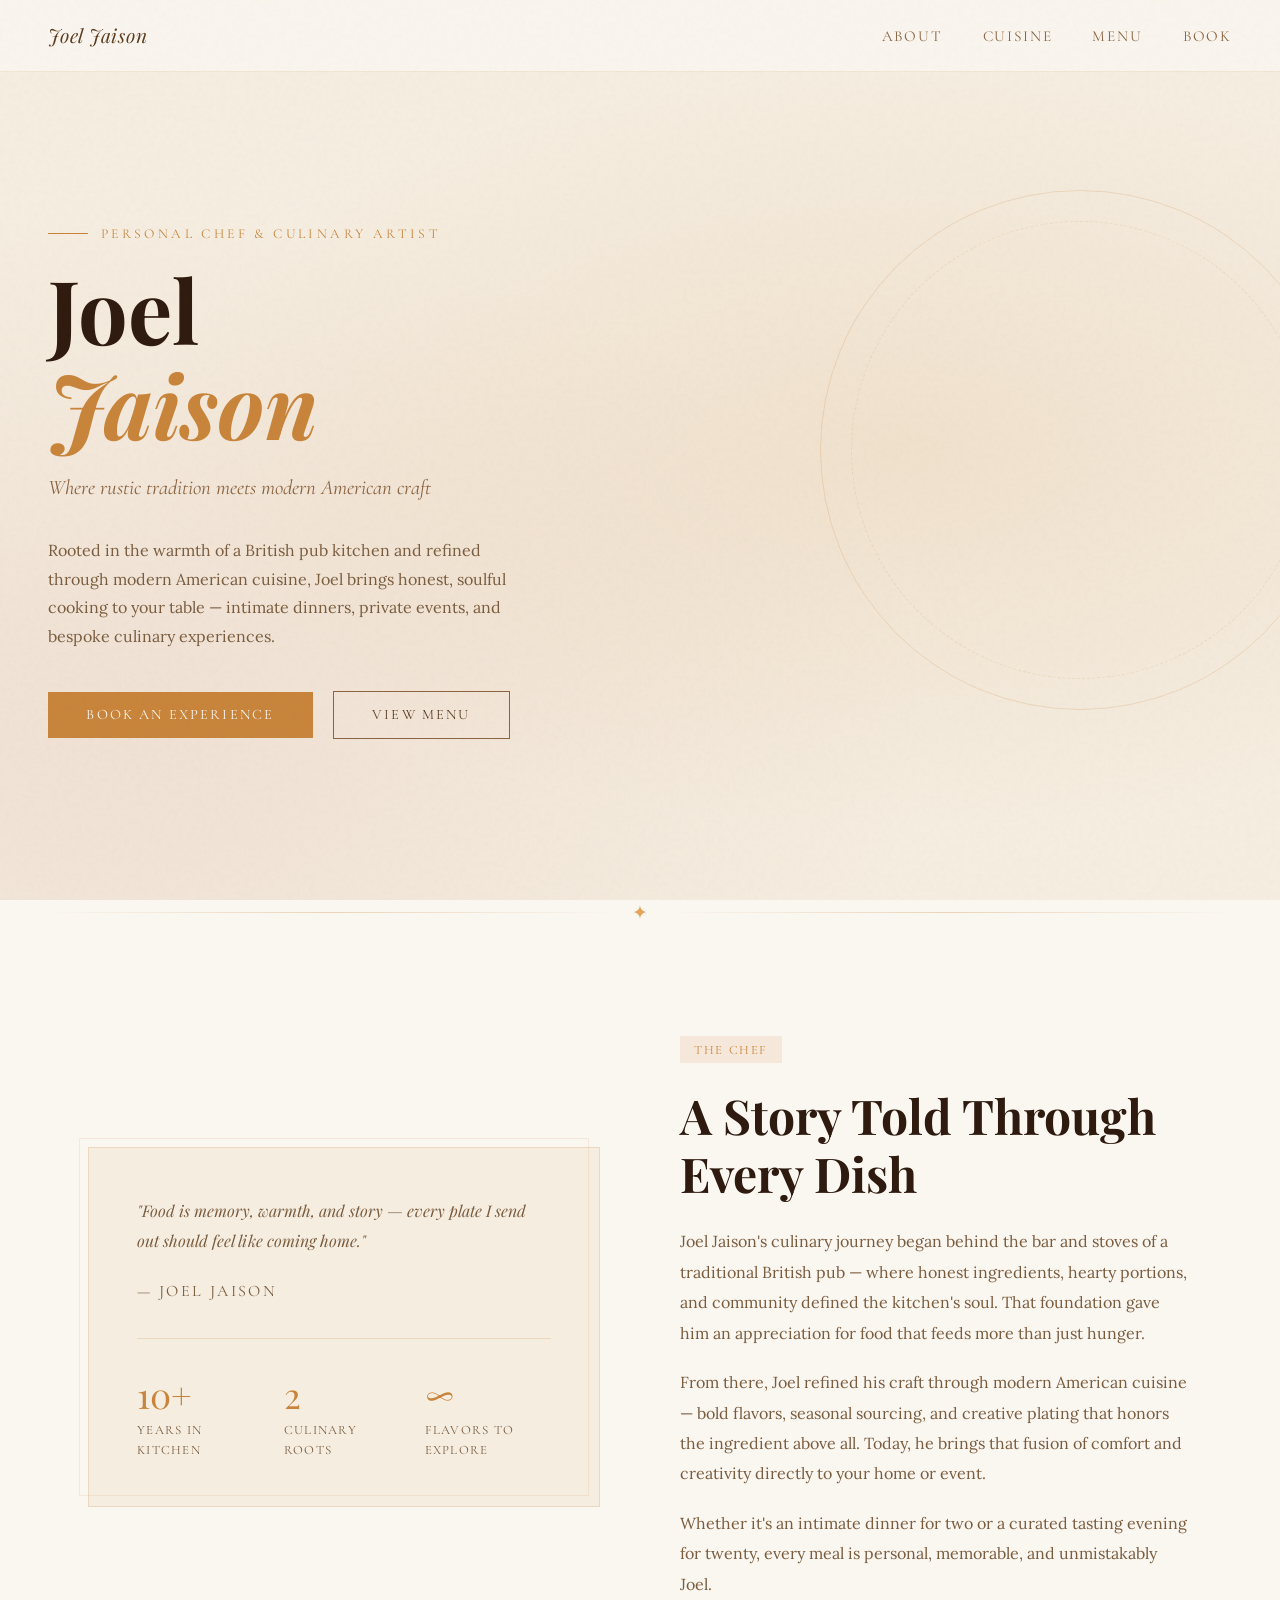
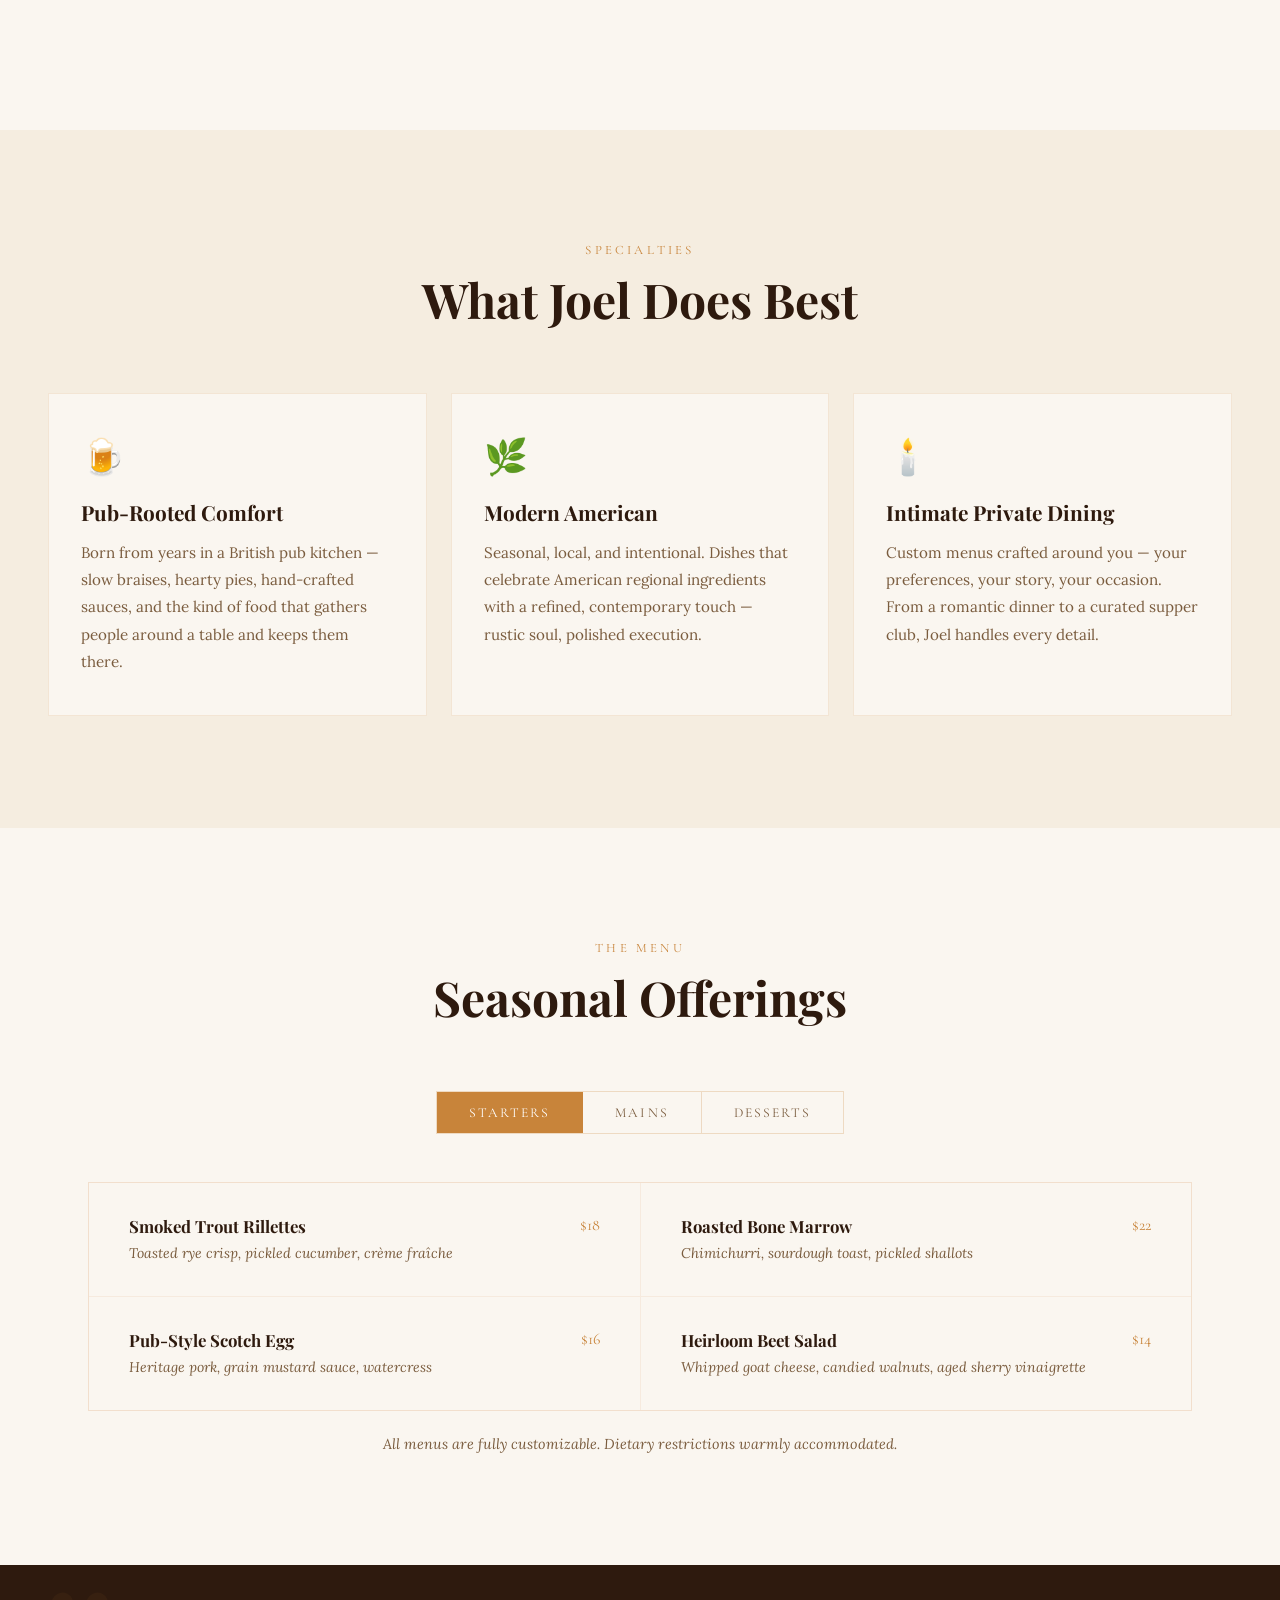
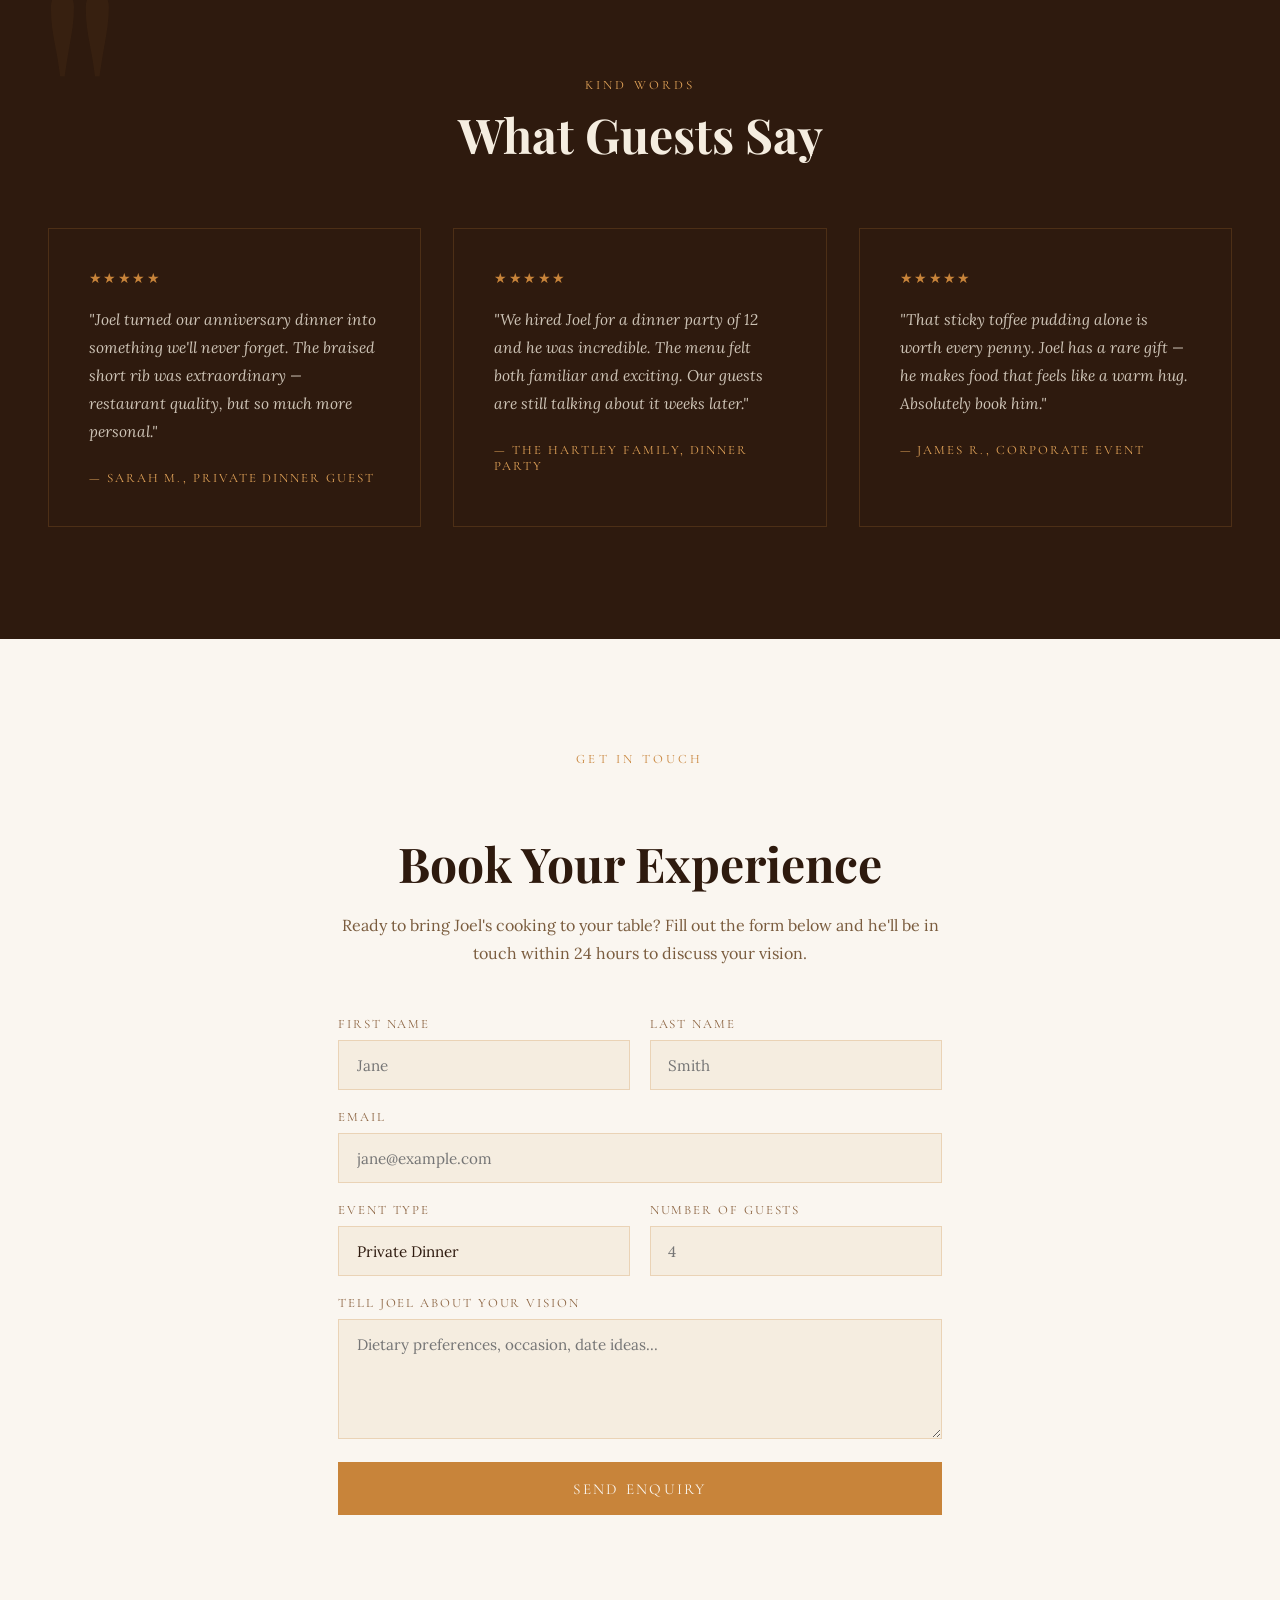
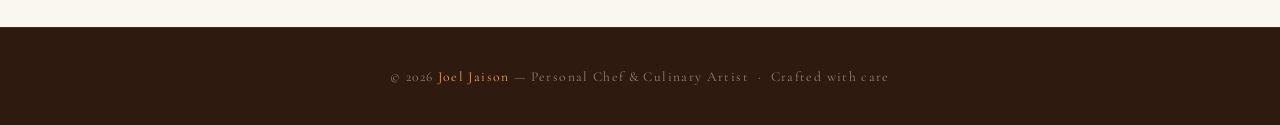
<file: index.html>
<!DOCTYPE html>
<html lang="en">
<head>
  <meta charset="UTF-8" />
  <meta name="viewport" content="width=device-width, initial-scale=1.0"/>
  <title>Joel Jaison — Personal Chef</title>
  <link href="https://fonts.googleapis.com/css2?family=Playfair+Display:ital,wght@0,400;0,600;0,700;1,400;1,600&family=Lora:ital,wght@0,400;0,500;1,400&family=Cormorant+Garamond:ital,wght@0,300;0,400;1,300;1,400&display=swap" rel="stylesheet"/>
  <style>
    :root {
      --cream: #f5ede0;
      --warm-white: #faf6f0;
      --amber: #c8843a;
      --amber-light: #e4a55a;
      --brown-dark: #2e1a0e;
      --brown-mid: #5c3d20;
      --brown-light: #8b6340;
      --sage: #7a8c6e;
      --rust: #a84c2f;
      --text: #2e1a0e;
      --text-muted: #7a5c3e;
    }

    *, *::before, *::after { box-sizing: border-box; margin: 0; padding: 0; }

    html { scroll-behavior: smooth; }

    body {
      background-color: var(--warm-white);
      color: var(--text);
      font-family: 'Lora', Georgia, serif;
      overflow-x: hidden;
    }

    /* Grain overlay */
    body::before {
      content: '';
      position: fixed;
      inset: 0;
      background-image: url("data:image/svg+xml,%3Csvg viewBox='0 0 200 200' xmlns='http://www.w3.org/2000/svg'%3E%3Cfilter id='n'%3E%3CfeTurbulence type='fractalNoise' baseFrequency='0.75' numOctaves='4' stitchTiles='stitch'/%3E%3C/filter%3E%3Crect width='100%25' height='100%25' filter='url(%23n)' opacity='0.04'/%3E%3C/svg%3E");
      pointer-events: none;
      z-index: 1000;
      opacity: 0.5;
    }

    /* NAV */
    nav {
      position: fixed;
      top: 0; left: 0; right: 0;
      z-index: 100;
      display: flex;
      justify-content: space-between;
      align-items: center;
      padding: 1.4rem 3rem;
      background: rgba(250, 246, 240, 0.88);
      backdrop-filter: blur(10px);
      border-bottom: 1px solid rgba(200, 132, 58, 0.15);
    }

    .nav-logo {
      font-family: 'Playfair Display', serif;
      font-size: 1.2rem;
      font-style: italic;
      color: var(--brown-mid);
      letter-spacing: 0.04em;
    }

    .nav-links {
      display: flex;
      gap: 2.5rem;
      list-style: none;
    }

    .nav-links a {
      font-family: 'Cormorant Garamond', serif;
      font-size: 0.95rem;
      letter-spacing: 0.12em;
      text-transform: uppercase;
      color: var(--brown-light);
      text-decoration: none;
      transition: color 0.3s;
    }

    .nav-links a:hover { color: var(--amber); }

    /* HERO */
    .hero {
      min-height: 100vh;
      display: flex;
      align-items: center;
      position: relative;
      overflow: hidden;
      background: var(--cream);
      padding: 8rem 3rem 4rem;
    }

    .hero-bg {
      position: absolute;
      inset: 0;
      background:
        radial-gradient(ellipse at 70% 50%, rgba(200, 132, 58, 0.12) 0%, transparent 60%),
        radial-gradient(ellipse at 10% 80%, rgba(168, 76, 47, 0.08) 0%, transparent 50%);
    }

    .hero-decor {
      position: absolute;
      right: -60px;
      top: 50%;
      transform: translateY(-50%);
      width: 520px;
      height: 520px;
      border-radius: 50%;
      border: 1px solid rgba(200, 132, 58, 0.2);
      animation: rotate 30s linear infinite;
    }

    .hero-decor::before {
      content: '';
      position: absolute;
      inset: 30px;
      border-radius: 50%;
      border: 1px dashed rgba(200, 132, 58, 0.15);
    }

    @keyframes rotate { to { transform: translateY(-50%) rotate(360deg); } }

    .hero-content {
      max-width: 640px;
      position: relative;
      z-index: 2;
      animation: fadeUp 1s ease both;
    }

    @keyframes fadeUp {
      from { opacity: 0; transform: translateY(30px); }
      to { opacity: 1; transform: translateY(0); }
    }

    .hero-eyebrow {
      font-family: 'Cormorant Garamond', serif;
      font-size: 0.85rem;
      letter-spacing: 0.25em;
      text-transform: uppercase;
      color: var(--amber);
      margin-bottom: 1.2rem;
      display: flex;
      align-items: center;
      gap: 0.8rem;
    }

    .hero-eyebrow::before {
      content: '';
      display: block;
      width: 40px;
      height: 1px;
      background: var(--amber);
    }

    .hero h1 {
      font-family: 'Playfair Display', serif;
      font-size: clamp(3rem, 7vw, 5.5rem);
      line-height: 1.08;
      color: var(--brown-dark);
      margin-bottom: 0.3rem;
    }

    .hero h1 em {
      font-style: italic;
      color: var(--amber);
    }

    .hero-subtitle {
      font-family: 'Cormorant Garamond', serif;
      font-size: 1.3rem;
      font-style: italic;
      color: var(--brown-light);
      margin: 1.2rem 0 2rem;
      line-height: 1.6;
    }

    .hero-desc {
      font-size: 1rem;
      line-height: 1.8;
      color: var(--text-muted);
      max-width: 480px;
      margin-bottom: 2.5rem;
    }

    .btn-primary {
      display: inline-block;
      padding: 0.9rem 2.4rem;
      background: var(--amber);
      color: var(--warm-white);
      font-family: 'Cormorant Garamond', serif;
      font-size: 0.9rem;
      letter-spacing: 0.15em;
      text-transform: uppercase;
      text-decoration: none;
      border: none;
      cursor: pointer;
      transition: background 0.3s, transform 0.2s;
    }

    .btn-primary:hover {
      background: var(--rust);
      transform: translateY(-2px);
    }

    .btn-outline {
      display: inline-block;
      padding: 0.9rem 2.4rem;
      border: 1px solid var(--brown-light);
      color: var(--brown-mid);
      font-family: 'Cormorant Garamond', serif;
      font-size: 0.9rem;
      letter-spacing: 0.15em;
      text-transform: uppercase;
      text-decoration: none;
      margin-left: 1rem;
      transition: border-color 0.3s, color 0.3s;
    }

    .btn-outline:hover {
      border-color: var(--amber);
      color: var(--amber);
    }

    /* DIVIDER */
    .divider {
      display: flex;
      align-items: center;
      gap: 1.2rem;
      padding: 0 3rem;
      margin: 0;
    }

    .divider-line {
      flex: 1;
      height: 1px;
      background: linear-gradient(to right, transparent, rgba(200,132,58,0.3), transparent);
    }

    .divider-icon {
      font-size: 1.2rem;
      color: var(--amber-light);
    }

    /* ABOUT */
    .about {
      padding: 7rem 3rem;
      display: grid;
      grid-template-columns: 1fr 1fr;
      gap: 5rem;
      max-width: 1200px;
      margin: 0 auto;
      align-items: center;
    }

    .about-visual {
      position: relative;
    }

    .about-card {
      background: var(--cream);
      border: 1px solid rgba(200,132,58,0.2);
      padding: 3rem;
      position: relative;
    }

    .about-card::before {
      content: '';
      position: absolute;
      top: -10px; left: -10px;
      right: 10px; bottom: 10px;
      border: 1px solid rgba(200,132,58,0.12);
      pointer-events: none;
    }

    .about-quote {
      font-family: 'Playfair Display', serif;
      font-size: 1.5rem;
      font-style: italic;
      color: var(--brown-dark);
      line-height: 1.5;
      margin-bottom: 1.5rem;
    }

    .about-quote-attr {
      font-family: 'Cormorant Garamond', serif;
      font-size: 0.85rem;
      letter-spacing: 0.15em;
      text-transform: uppercase;
      color: var(--amber);
    }

    .about-tag {
      display: inline-block;
      background: rgba(200,132,58,0.12);
      color: var(--amber);
      font-family: 'Cormorant Garamond', serif;
      font-size: 0.8rem;
      letter-spacing: 0.12em;
      text-transform: uppercase;
      padding: 0.35rem 0.9rem;
      margin-bottom: 1.5rem;
    }

    .about h2 {
      font-family: 'Playfair Display', serif;
      font-size: clamp(2rem, 4vw, 3rem);
      line-height: 1.2;
      color: var(--brown-dark);
      margin-bottom: 1.5rem;
    }

    .about p {
      font-size: 1rem;
      line-height: 1.9;
      color: var(--text-muted);
      margin-bottom: 1.2rem;
    }

    .about-stats {
      display: flex;
      gap: 2.5rem;
      margin-top: 2rem;
      padding-top: 2rem;
      border-top: 1px solid rgba(200,132,58,0.2);
    }

    .stat-num {
      font-family: 'Playfair Display', serif;
      font-size: 2.2rem;
      color: var(--amber);
      display: block;
    }

    .stat-label {
      font-family: 'Cormorant Garamond', serif;
      font-size: 0.8rem;
      letter-spacing: 0.1em;
      text-transform: uppercase;
      color: var(--text-muted);
    }

    /* SECTION HEADERS */
    .section-header {
      text-align: center;
      margin-bottom: 4rem;
    }

    .section-eyebrow {
      font-family: 'Cormorant Garamond', serif;
      font-size: 0.8rem;
      letter-spacing: 0.25em;
      text-transform: uppercase;
      color: var(--amber);
      display: block;
      margin-bottom: 0.8rem;
    }

    .section-header h2 {
      font-family: 'Playfair Display', serif;
      font-size: clamp(2rem, 4vw, 3rem);
      color: var(--brown-dark);
      line-height: 1.2;
    }

    /* CUISINE */
    .cuisine {
      background: var(--cream);
      padding: 7rem 3rem;
    }

    .cuisine-inner {
      max-width: 1200px;
      margin: 0 auto;
    }

    .cuisine-grid {
      display: grid;
      grid-template-columns: repeat(3, 1fr);
      gap: 1.5rem;
    }

    .cuisine-card {
      background: var(--warm-white);
      border: 1px solid rgba(200,132,58,0.15);
      padding: 2.5rem 2rem;
      position: relative;
      overflow: hidden;
      transition: transform 0.3s, box-shadow 0.3s;
    }

    .cuisine-card:hover {
      transform: translateY(-4px);
      box-shadow: 0 12px 40px rgba(46,26,14,0.1);
    }

    .cuisine-card::after {
      content: '';
      position: absolute;
      bottom: 0; left: 0;
      width: 100%; height: 3px;
      background: var(--amber);
      transform: scaleX(0);
      transform-origin: left;
      transition: transform 0.4s;
    }

    .cuisine-card:hover::after { transform: scaleX(1); }

    .cuisine-icon {
      font-size: 2.2rem;
      margin-bottom: 1.2rem;
      display: block;
    }

    .cuisine-card h3 {
      font-family: 'Playfair Display', serif;
      font-size: 1.3rem;
      color: var(--brown-dark);
      margin-bottom: 0.8rem;
    }

    .cuisine-card p {
      font-size: 0.95rem;
      line-height: 1.8;
      color: var(--text-muted);
    }

    /* MENU */
    .menu {
      padding: 7rem 3rem;
      max-width: 1200px;
      margin: 0 auto;
    }

    .menu-tabs {
      display: flex;
      justify-content: center;
      gap: 0;
      margin-bottom: 3rem;
      border: 1px solid rgba(200,132,58,0.25);
      width: fit-content;
      margin-left: auto;
      margin-right: auto;
    }

    .tab-btn {
      padding: 0.75rem 2rem;
      background: none;
      border: none;
      border-right: 1px solid rgba(200,132,58,0.25);
      font-family: 'Cormorant Garamond', serif;
      font-size: 0.85rem;
      letter-spacing: 0.15em;
      text-transform: uppercase;
      color: var(--text-muted);
      cursor: pointer;
      transition: background 0.3s, color 0.3s;
    }

    .tab-btn:last-child { border-right: none; }

    .tab-btn.active,
    .tab-btn:hover {
      background: var(--amber);
      color: white;
    }

    .menu-list {
      display: none;
      grid-template-columns: 1fr 1fr;
      gap: 1px;
      background: rgba(200,132,58,0.1);
      border: 1px solid rgba(200,132,58,0.1);
    }

    .menu-list.active { display: grid; }

    .menu-item {
      background: var(--warm-white);
      padding: 2rem 2.5rem;
      display: flex;
      justify-content: space-between;
      align-items: flex-start;
      gap: 1rem;
    }

    .menu-item-info h4 {
      font-family: 'Playfair Display', serif;
      font-size: 1.05rem;
      color: var(--brown-dark);
      margin-bottom: 0.3rem;
    }

    .menu-item-info p {
      font-size: 0.88rem;
      color: var(--text-muted);
      line-height: 1.6;
      font-style: italic;
    }

    .menu-price {
      font-family: 'Cormorant Garamond', serif;
      font-size: 1rem;
      color: var(--amber);
      white-space: nowrap;
    }

    /* TESTIMONIALS */
    .testimonials {
      background: var(--brown-dark);
      padding: 7rem 3rem;
      position: relative;
      overflow: hidden;
    }

    .testimonials::before {
      content: '"';
      position: absolute;
      top: -2rem;
      left: 2rem;
      font-family: 'Playfair Display', serif;
      font-size: 20rem;
      color: rgba(200,132,58,0.06);
      line-height: 1;
      pointer-events: none;
    }

    .testimonials .section-eyebrow { color: var(--amber-light); }

    .testimonials .section-header h2 { color: var(--cream); }

    .testimonials-grid {
      display: grid;
      grid-template-columns: repeat(3, 1fr);
      gap: 2rem;
      max-width: 1200px;
      margin: 0 auto;
    }

    .testi-card {
      border: 1px solid rgba(200,132,58,0.2);
      padding: 2.5rem;
      position: relative;
    }

    .testi-stars {
      color: var(--amber);
      font-size: 0.9rem;
      margin-bottom: 1.2rem;
      letter-spacing: 0.1em;
    }

    .testi-text {
      font-size: 0.97rem;
      line-height: 1.8;
      color: rgba(245,237,224,0.8);
      font-style: italic;
      margin-bottom: 1.5rem;
    }

    .testi-author {
      font-family: 'Cormorant Garamond', serif;
      font-size: 0.8rem;
      letter-spacing: 0.15em;
      text-transform: uppercase;
      color: var(--amber-light);
    }

    /* CONTACT */
    .contact {
      padding: 7rem 3rem;
      max-width: 700px;
      margin: 0 auto;
      text-align: center;
    }

    .contact h2 {
      font-family: 'Playfair Display', serif;
      font-size: clamp(2rem, 4vw, 3rem);
      color: var(--brown-dark);
      margin-bottom: 1rem;
    }

    .contact p {
      color: var(--text-muted);
      line-height: 1.8;
      margin-bottom: 3rem;
    }

    .contact-form {
      display: grid;
      gap: 1.2rem;
      text-align: left;
    }

    .form-row { display: grid; grid-template-columns: 1fr 1fr; gap: 1.2rem; }

    .form-group label {
      display: block;
      font-family: 'Cormorant Garamond', serif;
      font-size: 0.8rem;
      letter-spacing: 0.15em;
      text-transform: uppercase;
      color: var(--brown-light);
      margin-bottom: 0.5rem;
    }

    .form-group input,
    .form-group textarea,
    .form-group select {
      width: 100%;
      padding: 0.9rem 1.1rem;
      background: var(--cream);
      border: 1px solid rgba(200,132,58,0.25);
      color: var(--text);
      font-family: 'Lora', serif;
      font-size: 0.95rem;
      outline: none;
      transition: border-color 0.3s;
      appearance: none;
    }

    .form-group input:focus,
    .form-group textarea:focus,
    .form-group select:focus {
      border-color: var(--amber);
    }

    .form-group textarea { height: 120px; resize: vertical; }

    .contact-form .btn-primary {
      width: 100%;
      text-align: center;
      padding: 1.1rem;
      font-size: 0.95rem;
    }

    /* FOOTER */
    footer {
      background: var(--brown-dark);
      color: rgba(245,237,224,0.5);
      text-align: center;
      padding: 2.5rem 3rem;
      font-family: 'Cormorant Garamond', serif;
      font-size: 0.85rem;
      letter-spacing: 0.1em;
      border-top: 1px solid rgba(200,132,58,0.15);
    }

    footer span { color: var(--amber-light); }

    /* FADE-IN ANIMATION */
    .fade-in {
      opacity: 0;
      transform: translateY(20px);
      transition: opacity 0.7s ease, transform 0.7s ease;
    }

    .fade-in.visible {
      opacity: 1;
      transform: translateY(0);
    }

    /* RESPONSIVE */
    @media (max-width: 900px) {
      nav { padding: 1.2rem 1.5rem; }
      .nav-links { gap: 1.5rem; }
      .about { grid-template-columns: 1fr; gap: 3rem; padding: 5rem 1.5rem; }
      .cuisine-grid { grid-template-columns: 1fr; }
      .menu-list { grid-template-columns: 1fr; }
      .testimonials-grid { grid-template-columns: 1fr; }
      .form-row { grid-template-columns: 1fr; }
      .hero { padding: 7rem 1.5rem 4rem; }
      .hero-decor { display: none; }
      .cuisine, .testimonials { padding: 5rem 1.5rem; }
      .menu, .contact { padding: 5rem 1.5rem; }
    }
  </style>
</head>
<body>

  <!-- NAV -->
  <nav>
    <div class="nav-logo">Joel Jaison</div>
    <ul class="nav-links">
      <li><a href="#about">About</a></li>
      <li><a href="#cuisine">Cuisine</a></li>
      <li><a href="#menu">Menu</a></li>
      <li><a href="#contact">Book</a></li>
    </ul>
  </nav>

  <!-- HERO -->
  <section class="hero">
    <div class="hero-bg"></div>
    <div class="hero-decor"></div>
    <div class="hero-content">
      <div class="hero-eyebrow">Personal Chef &amp; Culinary Artist</div>
      <h1>Joel<br/><em>Jaison</em></h1>
      <p class="hero-subtitle">Where rustic tradition meets modern American craft</p>
      <p class="hero-desc">Rooted in the warmth of a British pub kitchen and refined through modern American cuisine, Joel brings honest, soulful cooking to your table — intimate dinners, private events, and bespoke culinary experiences.</p>
      <a href="#contact" class="btn-primary">Book an Experience</a>
      <a href="#menu" class="btn-outline">View Menu</a>
    </div>
  </section>

  <div class="divider"><div class="divider-line"></div><span class="divider-icon">✦</span><div class="divider-line"></div></div>

  <!-- ABOUT -->
  <section class="about" id="about">
    <div class="about-visual fade-in">
      <div class="about-card">
        <p class="about-quote">"Food is memory, warmth, and story — every plate I send out should feel like coming home."</p>
        <p class="about-quote-attr">— Joel Jaison</p>
        <div class="about-stats">
          <div>
            <span class="stat-num">10+</span>
            <span class="stat-label">Years in Kitchen</span>
          </div>
          <div>
            <span class="stat-num">2</span>
            <span class="stat-label">Culinary Roots</span>
          </div>
          <div>
            <span class="stat-num">∞</span>
            <span class="stat-label">Flavors to Explore</span>
          </div>
        </div>
      </div>
    </div>
    <div class="about-text fade-in">
      <span class="about-tag">The Chef</span>
      <h2>A Story Told Through Every Dish</h2>
      <p>Joel Jaison's culinary journey began behind the bar and stoves of a traditional British pub — where honest ingredients, hearty portions, and community defined the kitchen's soul. That foundation gave him an appreciation for food that feeds more than just hunger.</p>
      <p>From there, Joel refined his craft through modern American cuisine — bold flavors, seasonal sourcing, and creative plating that honors the ingredient above all. Today, he brings that fusion of comfort and creativity directly to your home or event.</p>
      <p>Whether it's an intimate dinner for two or a curated tasting evening for twenty, every meal is personal, memorable, and unmistakably Joel.</p>
    </div>
  </section>

  <!-- CUISINE -->
  <section class="cuisine" id="cuisine">
    <div class="cuisine-inner">
      <div class="section-header fade-in">
        <span class="section-eyebrow">Specialties</span>
        <h2>What Joel Does Best</h2>
      </div>
      <div class="cuisine-grid">
        <div class="cuisine-card fade-in">
          <span class="cuisine-icon">🍺</span>
          <h3>Pub-Rooted Comfort</h3>
          <p>Born from years in a British pub kitchen — slow braises, hearty pies, hand-crafted sauces, and the kind of food that gathers people around a table and keeps them there.</p>
        </div>
        <div class="cuisine-card fade-in">
          <span class="cuisine-icon">🌿</span>
          <h3>Modern American</h3>
          <p>Seasonal, local, and intentional. Dishes that celebrate American regional ingredients with a refined, contemporary touch — rustic soul, polished execution.</p>
        </div>
        <div class="cuisine-card fade-in">
          <span class="cuisine-icon">🕯️</span>
          <h3>Intimate Private Dining</h3>
          <p>Custom menus crafted around you — your preferences, your story, your occasion. From a romantic dinner to a curated supper club, Joel handles every detail.</p>
        </div>
      </div>
    </div>
  </section>

  <!-- MENU -->
  <section id="menu">
    <div class="menu">
      <div class="section-header fade-in">
        <span class="section-eyebrow">The Menu</span>
        <h2>Seasonal Offerings</h2>
      </div>
      <div class="menu-tabs">
        <button class="tab-btn active" onclick="showTab('starters')">Starters</button>
        <button class="tab-btn" onclick="showTab('mains')">Mains</button>
        <button class="tab-btn" onclick="showTab('desserts')">Desserts</button>
      </div>

      <div id="starters" class="menu-list active fade-in">
        <div class="menu-item">
          <div class="menu-item-info">
            <h4>Smoked Trout Rillettes</h4>
            <p>Toasted rye crisp, pickled cucumber, crème fraîche</p>
          </div>
          <div class="menu-price">$18</div>
        </div>
        <div class="menu-item">
          <div class="menu-item-info">
            <h4>Roasted Bone Marrow</h4>
            <p>Chimichurri, sourdough toast, pickled shallots</p>
          </div>
          <div class="menu-price">$22</div>
        </div>
        <div class="menu-item">
          <div class="menu-item-info">
            <h4>Pub-Style Scotch Egg</h4>
            <p>Heritage pork, grain mustard sauce, watercress</p>
          </div>
          <div class="menu-price">$16</div>
        </div>
        <div class="menu-item">
          <div class="menu-item-info">
            <h4>Heirloom Beet Salad</h4>
            <p>Whipped goat cheese, candied walnuts, aged sherry vinaigrette</p>
          </div>
          <div class="menu-price">$14</div>
        </div>
      </div>

      <div id="mains" class="menu-list fade-in">
        <div class="menu-item">
          <div class="menu-item-info">
            <h4>Braised Short Rib</h4>
            <p>Celery root purée, roasted root vegetables, red wine jus</p>
          </div>
          <div class="menu-price">$52</div>
        </div>
        <div class="menu-item">
          <div class="menu-item-info">
            <h4>Pan-Roasted Halibut</h4>
            <p>Corn succotash, charred leek, herb beurre blanc</p>
          </div>
          <div class="menu-price">$46</div>
        </div>
        <div class="menu-item">
          <div class="menu-item-info">
            <h4>Duck Leg Confit</h4>
            <p>White bean cassoulet, braised greens, duck jus</p>
          </div>
          <div class="menu-price">$48</div>
        </div>
        <div class="menu-item">
          <div class="menu-item-info">
            <h4>Wild Mushroom Risotto</h4>
            <p>Truffle oil, aged parmesan, crispy shallots</p>
          </div>
          <div class="menu-price">$38</div>
        </div>
      </div>

      <div id="desserts" class="menu-list fade-in">
        <div class="menu-item">
          <div class="menu-item-info">
            <h4>Sticky Toffee Pudding</h4>
            <p>Warm butterscotch sauce, vanilla clotted cream</p>
          </div>
          <div class="menu-price">$14</div>
        </div>
        <div class="menu-item">
          <div class="menu-item-info">
            <h4>Apple Tarte Tatin</h4>
            <p>Caramelized Fuji apple, crème fraîche, cider caramel</p>
          </div>
          <div class="menu-price">$13</div>
        </div>
        <div class="menu-item">
          <div class="menu-item-info">
            <h4>Bourbon Chocolate Pot</h4>
            <p>Sea salt, cocoa nib brittle, chantilly</p>
          </div>
          <div class="menu-price">$15</div>
        </div>
        <div class="menu-item">
          <div class="menu-item-info">
            <h4>Seasonal Cheese Board</h4>
            <p>Rotating selection, honeycomb, artisan crackers, preserve</p>
          </div>
          <div class="menu-price">$22</div>
        </div>
      </div>

      <p style="text-align:center; margin-top:1.5rem; font-style:italic; color:var(--text-muted); font-size:0.9rem;">All menus are fully customizable. Dietary restrictions warmly accommodated.</p>
    </div>
  </section>

  <!-- TESTIMONIALS -->
  <section class="testimonials">
    <div class="section-header fade-in">
      <span class="section-eyebrow">Kind Words</span>
      <h2 style="color:var(--cream);">What Guests Say</h2>
    </div>
    <div class="testimonials-grid">
      <div class="testi-card fade-in">
        <div class="testi-stars">★★★★★</div>
        <p class="testi-text">"Joel turned our anniversary dinner into something we'll never forget. The braised short rib was extraordinary — restaurant quality, but so much more personal."</p>
        <p class="testi-author">— Sarah M., Private Dinner Guest</p>
      </div>
      <div class="testi-card fade-in">
        <div class="testi-stars">★★★★★</div>
        <p class="testi-text">"We hired Joel for a dinner party of 12 and he was incredible. The menu felt both familiar and exciting. Our guests are still talking about it weeks later."</p>
        <p class="testi-author">— The Hartley Family, Dinner Party</p>
      </div>
      <div class="testi-card fade-in">
        <div class="testi-stars">★★★★★</div>
        <p class="testi-text">"That sticky toffee pudding alone is worth every penny. Joel has a rare gift — he makes food that feels like a warm hug. Absolutely book him."</p>
        <p class="testi-author">— James R., Corporate Event</p>
      </div>
    </div>
  </section>

  <!-- CONTACT -->
  <section class="contact" id="contact">
    <div class="section-header fade-in">
      <span class="section-eyebrow">Get in Touch</span>
    </div>
    <h2 class="fade-in">Book Your Experience</h2>
    <p class="fade-in">Ready to bring Joel's cooking to your table? Fill out the form below and he'll be in touch within 24 hours to discuss your vision.</p>
    <div class="contact-form fade-in">
      <div class="form-row">
        <div class="form-group">
          <label>First Name</label>
          <input type="text" placeholder="Jane"/>
        </div>
        <div class="form-group">
          <label>Last Name</label>
          <input type="text" placeholder="Smith"/>
        </div>
      </div>
      <div class="form-group">
        <label>Email</label>
        <input type="email" placeholder="jane@example.com"/>
      </div>
      <div class="form-row">
        <div class="form-group">
          <label>Event Type</label>
          <select>
            <option>Private Dinner</option>
            <option>Dinner Party</option>
            <option>Corporate Event</option>
            <option>Tasting Menu</option>
            <option>Other</option>
          </select>
        </div>
        <div class="form-group">
          <label>Number of Guests</label>
          <input type="number" placeholder="4"/>
        </div>
      </div>
      <div class="form-group">
        <label>Tell Joel About Your Vision</label>
        <textarea placeholder="Dietary preferences, occasion, date ideas..."></textarea>
      </div>
      <button class="btn-primary">Send Enquiry</button>
    </div>
  </section>

  <!-- FOOTER -->
  <footer>
    <p>© 2026 <span>Joel Jaison</span> — Personal Chef &amp; Culinary Artist &nbsp;·&nbsp; Crafted with care</p>
  </footer>

  <script>
    // Tab switching
    function showTab(tab) {
      document.querySelectorAll('.menu-list').forEach(el => el.classList.remove('active'));
      document.querySelectorAll('.tab-btn').forEach(el => el.classList.remove('active'));
      document.getElementById(tab).classList.add('active');
      event.target.classList.add('active');
    }

    // Scroll fade-in
    const observer = new IntersectionObserver((entries) => {
      entries.forEach(entry => {
        if (entry.isIntersecting) {
          entry.target.classList.add('visible');
        }
      });
    }, { threshold: 0.1 });

    document.querySelectorAll('.fade-in').forEach(el => observer.observe(el));
  </script>
</body>
</html>
</file>
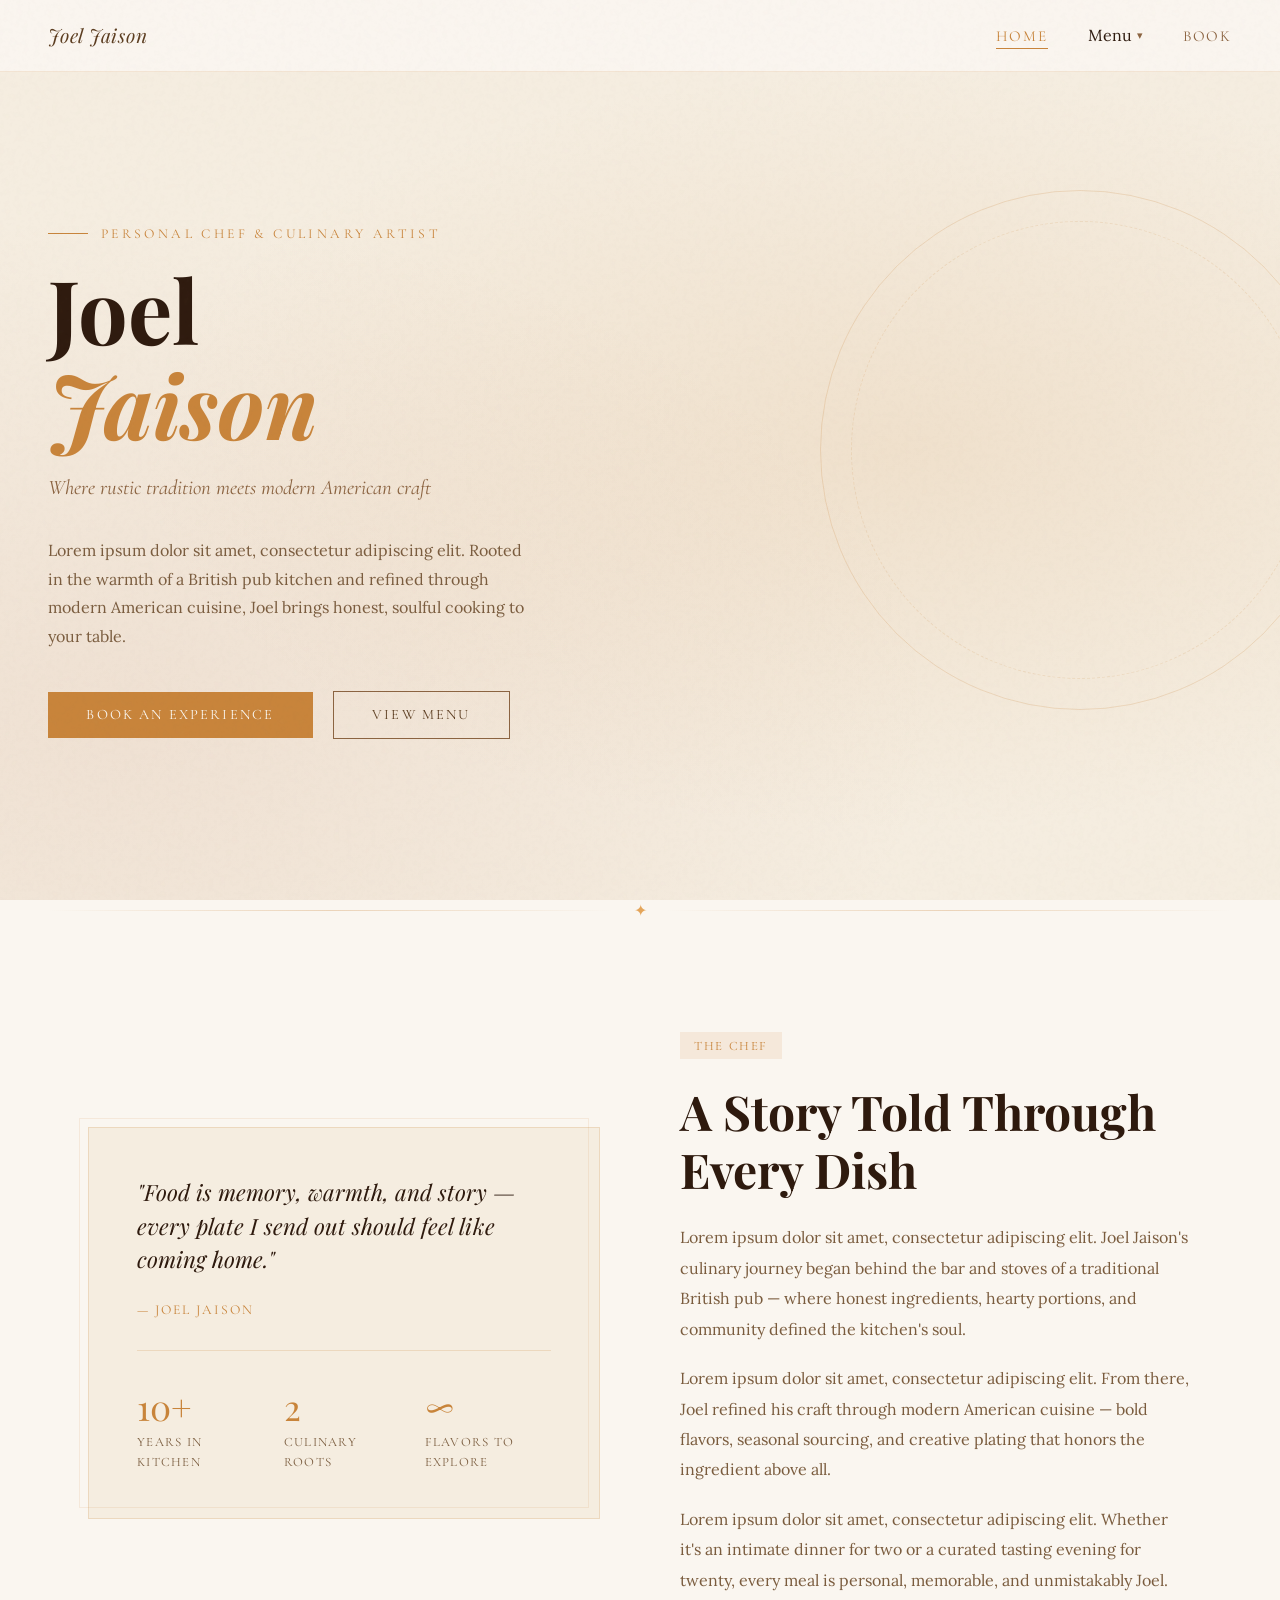
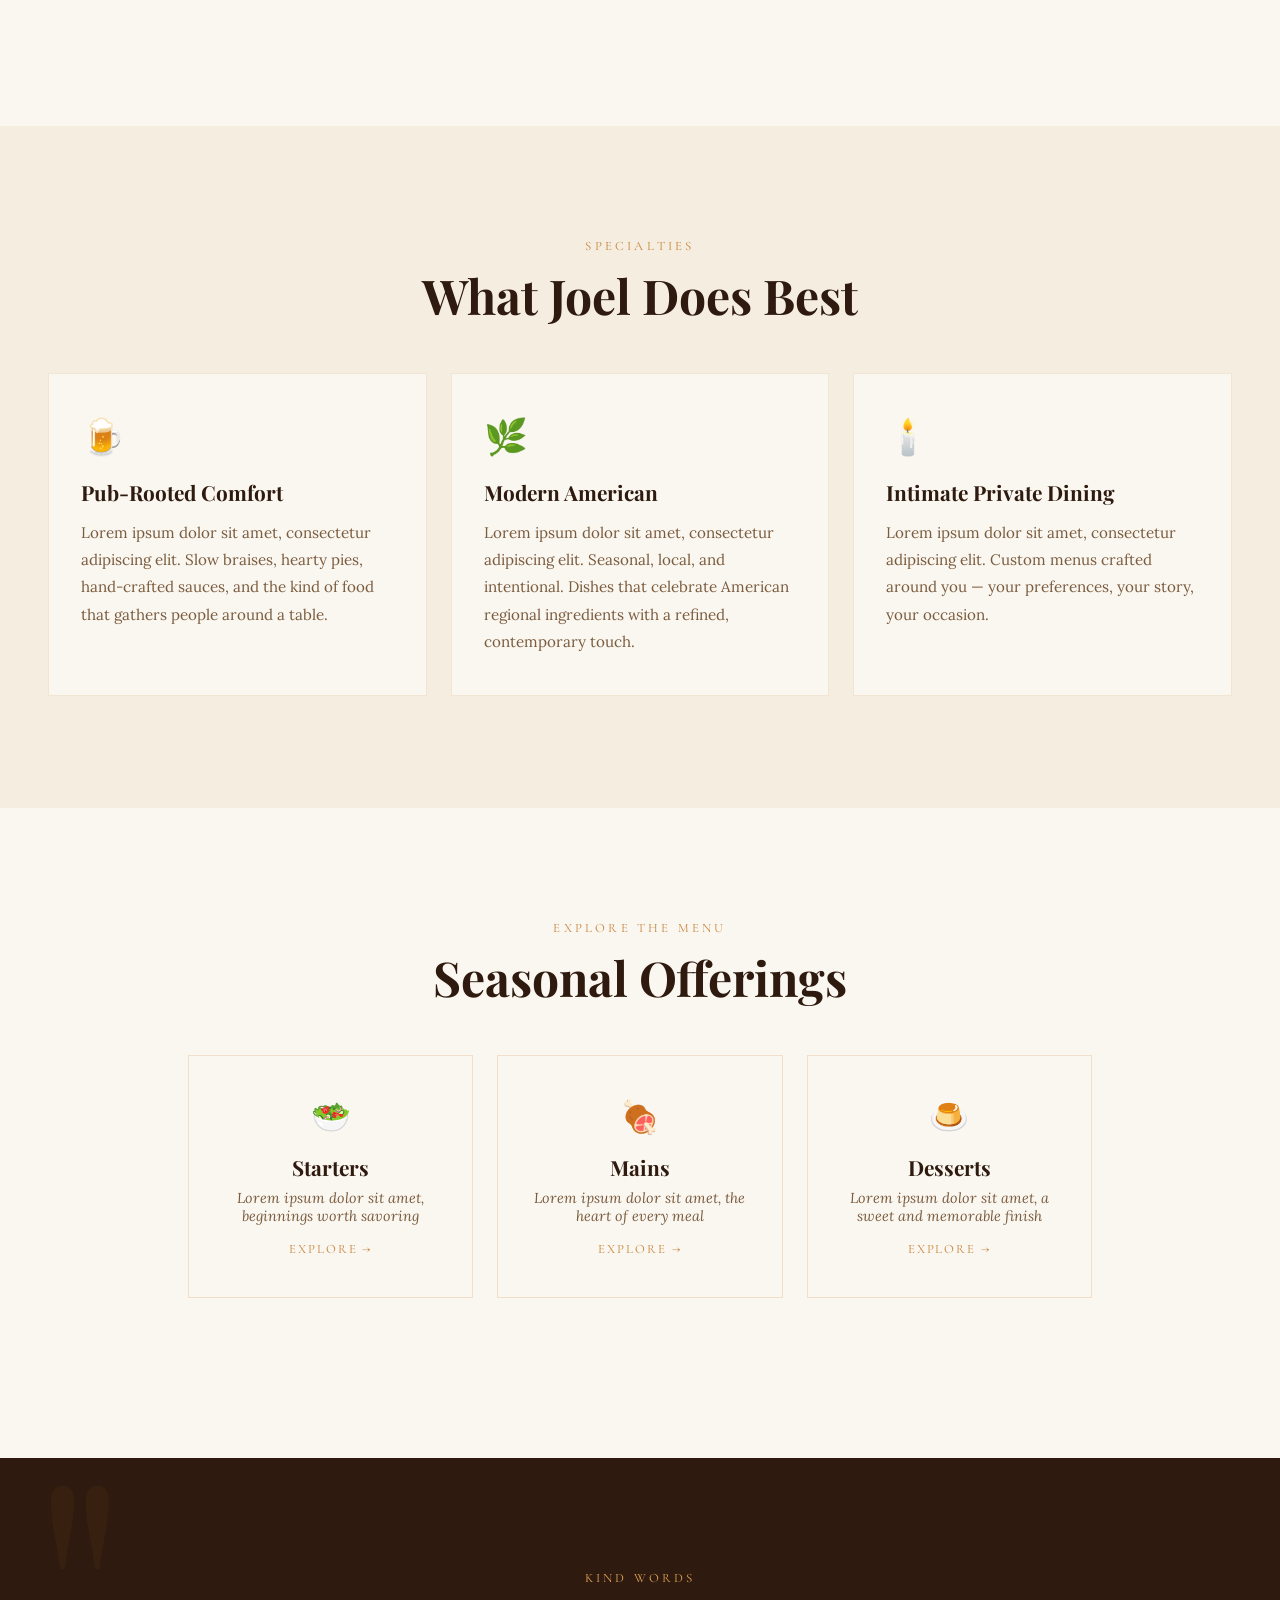
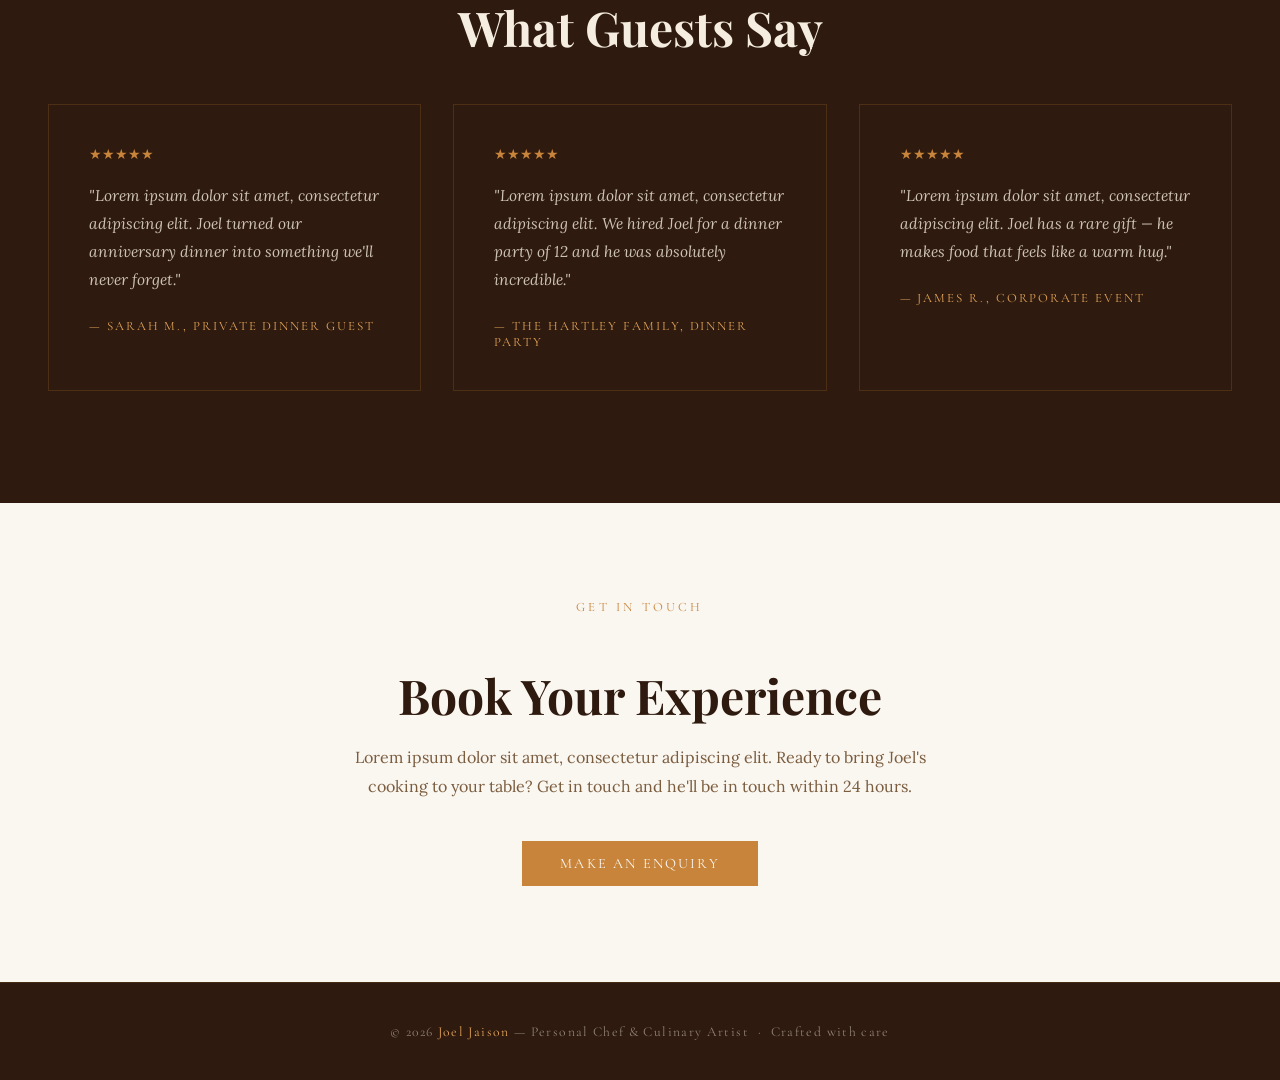
<file: joel-site/index.html>
<!DOCTYPE html>
<html lang="en">
<head>
  <meta charset="UTF-8"/>
  <meta name="viewport" content="width=device-width, initial-scale=1.0"/>
  <title>Joel Jaison — Personal Chef</title>
  <link rel="stylesheet" href="styles.css"/>
  <style>
    .hero {
      min-height: 100vh;
      display: flex;
      align-items: center;
      position: relative;
      overflow: hidden;
      background: var(--cream);
      padding: 8rem 3rem 4rem;
    }

    .hero-bg {
      position: absolute;
      inset: 0;
      background:
        radial-gradient(ellipse at 70% 50%, rgba(200,132,58,0.12) 0%, transparent 60%),
        radial-gradient(ellipse at 10% 80%, rgba(168,76,47,0.08) 0%, transparent 50%);
    }

    .hero-decor {
      position: absolute;
      right: -60px;
      top: 50%;
      transform: translateY(-50%);
      width: 520px;
      height: 520px;
      border-radius: 50%;
      border: 1px solid rgba(200,132,58,0.2);
      animation: rotate 30s linear infinite;
    }

    .hero-decor::before {
      content: '';
      position: absolute;
      inset: 30px;
      border-radius: 50%;
      border: 1px dashed rgba(200,132,58,0.15);
    }

    @keyframes rotate { to { transform: translateY(-50%) rotate(360deg); } }

    .hero-content {
      max-width: 640px;
      position: relative;
      z-index: 2;
      animation: fadeUp 1s ease both;
    }

    .hero-eyebrow {
      font-family: 'Cormorant Garamond', serif;
      font-size: 0.85rem;
      letter-spacing: 0.25em;
      text-transform: uppercase;
      color: var(--amber);
      margin-bottom: 1.2rem;
      display: flex;
      align-items: center;
      gap: 0.8rem;
    }

    .hero-eyebrow::before {
      content: '';
      display: block;
      width: 40px;
      height: 1px;
      background: var(--amber);
    }

    .hero h1 {
      font-family: 'Playfair Display', serif;
      font-size: clamp(3rem, 7vw, 5.5rem);
      line-height: 1.08;
      color: var(--brown-dark);
      margin-bottom: 0.3rem;
    }

    .hero h1 em { font-style: italic; color: var(--amber); }

    .hero-subtitle {
      font-family: 'Cormorant Garamond', serif;
      font-size: 1.3rem;
      font-style: italic;
      color: var(--brown-light);
      margin: 1.2rem 0 2rem;
      line-height: 1.6;
    }

    .hero-desc {
      font-size: 1rem;
      line-height: 1.8;
      color: var(--text-muted);
      max-width: 480px;
      margin-bottom: 2.5rem;
    }

    /* ABOUT */
    .about {
      padding: 7rem 3rem;
      display: grid;
      grid-template-columns: 1fr 1fr;
      gap: 5rem;
      max-width: 1200px;
      margin: 0 auto;
      align-items: center;
    }

    .about-card {
      background: var(--cream);
      border: 1px solid rgba(200,132,58,0.2);
      padding: 3rem;
      position: relative;
    }

    .about-card::before {
      content: '';
      position: absolute;
      top: -10px; left: -10px;
      right: 10px; bottom: 10px;
      border: 1px solid rgba(200,132,58,0.12);
      pointer-events: none;
    }

    .about-quote {
      font-family: 'Playfair Display', serif;
      font-size: 1.4rem;
      font-style: italic;
      color: var(--brown-dark);
      line-height: 1.5;
      margin-bottom: 1.5rem;
    }

    .about-quote-attr {
      font-family: 'Cormorant Garamond', serif;
      font-size: 0.85rem;
      letter-spacing: 0.15em;
      text-transform: uppercase;
      color: var(--amber);
    }

    .about-stats {
      display: flex;
      gap: 2.5rem;
      margin-top: 2rem;
      padding-top: 2rem;
      border-top: 1px solid rgba(200,132,58,0.2);
    }

    .stat-num {
      font-family: 'Playfair Display', serif;
      font-size: 2.2rem;
      color: var(--amber);
      display: block;
    }

    .stat-label {
      font-family: 'Cormorant Garamond', serif;
      font-size: 0.8rem;
      letter-spacing: 0.1em;
      text-transform: uppercase;
      color: var(--text-muted);
    }

    .about-tag {
      display: inline-block;
      background: rgba(200,132,58,0.12);
      color: var(--amber);
      font-family: 'Cormorant Garamond', serif;
      font-size: 0.8rem;
      letter-spacing: 0.12em;
      text-transform: uppercase;
      padding: 0.35rem 0.9rem;
      margin-bottom: 1.5rem;
    }

    .about-text h2 {
      font-family: 'Playfair Display', serif;
      font-size: clamp(2rem, 4vw, 3rem);
      color: var(--brown-dark);
      margin-bottom: 1.5rem;
      line-height: 1.2;
    }

    .about-text p {
      font-size: 1rem;
      line-height: 1.9;
      color: var(--text-muted);
      margin-bottom: 1.2rem;
    }

    /* CUISINE CARDS */
    .cuisine {
      background: var(--cream);
      padding: 7rem 3rem;
    }

    .cuisine-inner { max-width: 1200px; margin: 0 auto; }

    .cuisine-grid {
      display: grid;
      grid-template-columns: repeat(3, 1fr);
      gap: 1.5rem;
    }

    .cuisine-card {
      background: var(--warm-white);
      border: 1px solid rgba(200,132,58,0.15);
      padding: 2.5rem 2rem;
      position: relative;
      overflow: hidden;
      transition: transform 0.3s, box-shadow 0.3s;
    }

    .cuisine-card:hover {
      transform: translateY(-4px);
      box-shadow: 0 12px 40px rgba(46,26,14,0.1);
    }

    .cuisine-card::after {
      content: '';
      position: absolute;
      bottom: 0; left: 0;
      width: 100%; height: 3px;
      background: var(--amber);
      transform: scaleX(0);
      transform-origin: left;
      transition: transform 0.4s;
    }

    .cuisine-card:hover::after { transform: scaleX(1); }

    .cuisine-icon { font-size: 2.2rem; margin-bottom: 1.2rem; display: block; }

    .cuisine-card h3 {
      font-family: 'Playfair Display', serif;
      font-size: 1.3rem;
      color: var(--brown-dark);
      margin-bottom: 0.8rem;
    }

    .cuisine-card p { font-size: 0.95rem; line-height: 1.8; color: var(--text-muted); }

    /* MENU PREVIEW */
    .menu-preview {
      padding: 7rem 3rem;
      max-width: 1000px;
      margin: 0 auto;
      text-align: center;
    }

    .menu-preview-grid {
      display: grid;
      grid-template-columns: repeat(3, 1fr);
      gap: 1.5rem;
      margin: 3rem 0;
    }

    .menu-preview-card {
      border: 1px solid rgba(200,132,58,0.2);
      padding: 2.5rem 2rem;
      text-decoration: none;
      color: inherit;
      transition: background 0.3s, transform 0.3s;
      display: block;
    }

    .menu-preview-card:hover {
      background: var(--cream);
      transform: translateY(-3px);
    }

    .menu-preview-card .icon { font-size: 2rem; margin-bottom: 1rem; display: block; }

    .menu-preview-card h3 {
      font-family: 'Playfair Display', serif;
      font-size: 1.3rem;
      color: var(--brown-dark);
      margin-bottom: 0.5rem;
    }

    .menu-preview-card p { font-size: 0.9rem; color: var(--text-muted); font-style: italic; }

    .menu-preview-card .arrow {
      display: inline-block;
      margin-top: 1rem;
      font-family: 'Cormorant Garamond', serif;
      font-size: 0.8rem;
      letter-spacing: 0.15em;
      text-transform: uppercase;
      color: var(--amber);
    }

    /* TESTIMONIALS */
    .testimonials {
      background: var(--brown-dark);
      padding: 7rem 3rem;
      position: relative;
      overflow: hidden;
    }

    .testimonials::before {
      content: '"';
      position: absolute;
      top: -2rem; left: 2rem;
      font-family: 'Playfair Display', serif;
      font-size: 20rem;
      color: rgba(200,132,58,0.06);
      line-height: 1;
      pointer-events: none;
    }

    .testimonials-grid {
      display: grid;
      grid-template-columns: repeat(3, 1fr);
      gap: 2rem;
      max-width: 1200px;
      margin: 0 auto;
    }

    .testi-card {
      border: 1px solid rgba(200,132,58,0.2);
      padding: 2.5rem;
    }

    .testi-stars { color: var(--amber); font-size: 0.9rem; margin-bottom: 1.2rem; }

    .testi-text {
      font-size: 0.97rem;
      line-height: 1.8;
      color: rgba(245,237,224,0.8);
      font-style: italic;
      margin-bottom: 1.5rem;
    }

    .testi-author {
      font-family: 'Cormorant Garamond', serif;
      font-size: 0.8rem;
      letter-spacing: 0.15em;
      text-transform: uppercase;
      color: var(--amber-light);
    }

    /* CONTACT STRIP */
    .contact-strip {
      padding: 6rem 3rem;
      text-align: center;
      max-width: 700px;
      margin: 0 auto;
    }

    .contact-strip h2 {
      font-family: 'Playfair Display', serif;
      font-size: clamp(2rem, 4vw, 3rem);
      color: var(--brown-dark);
      margin-bottom: 1rem;
    }

    .contact-strip p {
      color: var(--text-muted);
      line-height: 1.8;
      margin-bottom: 2.5rem;
    }

    @media (max-width: 900px) {
      .about { grid-template-columns: 1fr; gap: 3rem; padding: 5rem 1.5rem; }
      .cuisine-grid { grid-template-columns: 1fr; }
      .menu-preview-grid { grid-template-columns: 1fr; }
      .testimonials-grid { grid-template-columns: 1fr; }
      .hero { padding: 7rem 1.5rem 4rem; }
      .hero-decor { display: none; }
      .cuisine, .testimonials { padding: 5rem 1.5rem; }
      .menu-preview { padding: 5rem 1.5rem; }
    }
  </style>
</head>
<body>

  <nav>
    <a href="index.html" class="nav-logo">Joel Jaison</a>
    <ul class="nav-links">
      <li><a href="index.html" class="active">Home</a></li>
      <li class="nav-dropdown">
        <span class="nav-dropdown-toggle">Menu</span>
        <div class="dropdown-menu">
          <a href="starters.html">Starters</a>
          <a href="mains.html">Mains</a>
          <a href="desserts.html">Desserts</a>
        </div>
      </li>
      <li><a href="contact.html">Book</a></li>
    </ul>
  </nav>

  <!-- HERO -->
  <section class="hero">
    <div class="hero-bg"></div>
    <div class="hero-decor"></div>
    <div class="hero-content">
      <div class="hero-eyebrow">Personal Chef &amp; Culinary Artist</div>
      <h1>Joel<br/><em>Jaison</em></h1>
      <p class="hero-subtitle">Where rustic tradition meets modern American craft</p>
      <p class="hero-desc">Lorem ipsum dolor sit amet, consectetur adipiscing elit. Rooted in the warmth of a British pub kitchen and refined through modern American cuisine, Joel brings honest, soulful cooking to your table.</p>
      <a href="contact.html" class="btn-primary">Book an Experience</a>
      <a href="starters.html" class="btn-outline">View Menu</a>
    </div>
  </section>

  <div class="divider"><div class="divider-line"></div><span class="divider-icon">✦</span><div class="divider-line"></div></div>

  <!-- ABOUT -->
  <section class="about">
    <div class="about-card fade-in">
      <p class="about-quote">"Food is memory, warmth, and story — every plate I send out should feel like coming home."</p>
      <p class="about-quote-attr">— Joel Jaison</p>
      <div class="about-stats">
        <div><span class="stat-num">10+</span><span class="stat-label">Years in Kitchen</span></div>
        <div><span class="stat-num">2</span><span class="stat-label">Culinary Roots</span></div>
        <div><span class="stat-num">∞</span><span class="stat-label">Flavors to Explore</span></div>
      </div>
    </div>
    <div class="about-text fade-in">
      <span class="about-tag">The Chef</span>
      <h2>A Story Told Through Every Dish</h2>
      <p>Lorem ipsum dolor sit amet, consectetur adipiscing elit. Joel Jaison's culinary journey began behind the bar and stoves of a traditional British pub — where honest ingredients, hearty portions, and community defined the kitchen's soul.</p>
      <p>Lorem ipsum dolor sit amet, consectetur adipiscing elit. From there, Joel refined his craft through modern American cuisine — bold flavors, seasonal sourcing, and creative plating that honors the ingredient above all.</p>
      <p>Lorem ipsum dolor sit amet, consectetur adipiscing elit. Whether it's an intimate dinner for two or a curated tasting evening for twenty, every meal is personal, memorable, and unmistakably Joel.</p>
    </div>
  </section>

  <!-- CUISINE -->
  <section class="cuisine">
    <div class="cuisine-inner">
      <div class="section-header fade-in">
        <span class="section-eyebrow">Specialties</span>
        <h2>What Joel Does Best</h2>
      </div>
      <div class="cuisine-grid">
        <div class="cuisine-card fade-in">
          <span class="cuisine-icon">🍺</span>
          <h3>Pub-Rooted Comfort</h3>
          <p>Lorem ipsum dolor sit amet, consectetur adipiscing elit. Slow braises, hearty pies, hand-crafted sauces, and the kind of food that gathers people around a table.</p>
        </div>
        <div class="cuisine-card fade-in">
          <span class="cuisine-icon">🌿</span>
          <h3>Modern American</h3>
          <p>Lorem ipsum dolor sit amet, consectetur adipiscing elit. Seasonal, local, and intentional. Dishes that celebrate American regional ingredients with a refined, contemporary touch.</p>
        </div>
        <div class="cuisine-card fade-in">
          <span class="cuisine-icon">🕯️</span>
          <h3>Intimate Private Dining</h3>
          <p>Lorem ipsum dolor sit amet, consectetur adipiscing elit. Custom menus crafted around you — your preferences, your story, your occasion.</p>
        </div>
      </div>
    </div>
  </section>

  <!-- MENU PREVIEW -->
  <section class="menu-preview">
    <div class="section-header fade-in">
      <span class="section-eyebrow">Explore the Menu</span>
      <h2>Seasonal Offerings</h2>
    </div>
    <div class="menu-preview-grid">
      <a href="starters.html" class="menu-preview-card fade-in">
        <span class="icon">🥗</span>
        <h3>Starters</h3>
        <p>Lorem ipsum dolor sit amet, beginnings worth savoring</p>
        <span class="arrow">Explore →</span>
      </a>
      <a href="mains.html" class="menu-preview-card fade-in">
        <span class="icon">🍖</span>
        <h3>Mains</h3>
        <p>Lorem ipsum dolor sit amet, the heart of every meal</p>
        <span class="arrow">Explore →</span>
      </a>
      <a href="desserts.html" class="menu-preview-card fade-in">
        <span class="icon">🍮</span>
        <h3>Desserts</h3>
        <p>Lorem ipsum dolor sit amet, a sweet and memorable finish</p>
        <span class="arrow">Explore →</span>
      </a>
    </div>
  </section>

  <!-- TESTIMONIALS -->
  <section class="testimonials">
    <div class="section-header fade-in">
      <span class="section-eyebrow" style="color:var(--amber-light)">Kind Words</span>
      <h2 style="color:var(--cream)">What Guests Say</h2>
    </div>
    <div class="testimonials-grid">
      <div class="testi-card fade-in">
        <div class="testi-stars">★★★★★</div>
        <p class="testi-text">"Lorem ipsum dolor sit amet, consectetur adipiscing elit. Joel turned our anniversary dinner into something we'll never forget."</p>
        <p class="testi-author">— Sarah M., Private Dinner Guest</p>
      </div>
      <div class="testi-card fade-in">
        <div class="testi-stars">★★★★★</div>
        <p class="testi-text">"Lorem ipsum dolor sit amet, consectetur adipiscing elit. We hired Joel for a dinner party of 12 and he was absolutely incredible."</p>
        <p class="testi-author">— The Hartley Family, Dinner Party</p>
      </div>
      <div class="testi-card fade-in">
        <div class="testi-stars">★★★★★</div>
        <p class="testi-text">"Lorem ipsum dolor sit amet, consectetur adipiscing elit. Joel has a rare gift — he makes food that feels like a warm hug."</p>
        <p class="testi-author">— James R., Corporate Event</p>
      </div>
    </div>
  </section>

  <!-- CONTACT STRIP -->
  <section class="contact-strip">
    <div class="section-header fade-in">
      <span class="section-eyebrow">Get in Touch</span>
    </div>
    <h2 class="fade-in">Book Your Experience</h2>
    <p class="fade-in">Lorem ipsum dolor sit amet, consectetur adipiscing elit. Ready to bring Joel's cooking to your table? Get in touch and he'll be in touch within 24 hours.</p>
    <a href="contact.html" class="btn-primary fade-in">Make an Enquiry</a>
  </section>

  <footer>
    <p>© 2026 <span>Joel Jaison</span> — Personal Chef &amp; Culinary Artist &nbsp;·&nbsp; Crafted with care</p>
  </footer>

  <script>
    const observer = new IntersectionObserver((entries) => {
      entries.forEach(entry => { if (entry.isIntersecting) entry.target.classList.add('visible'); });
    }, { threshold: 0.1 });
    document.querySelectorAll('.fade-in').forEach(el => observer.observe(el));
  </script>
</body>
</html>
</file>
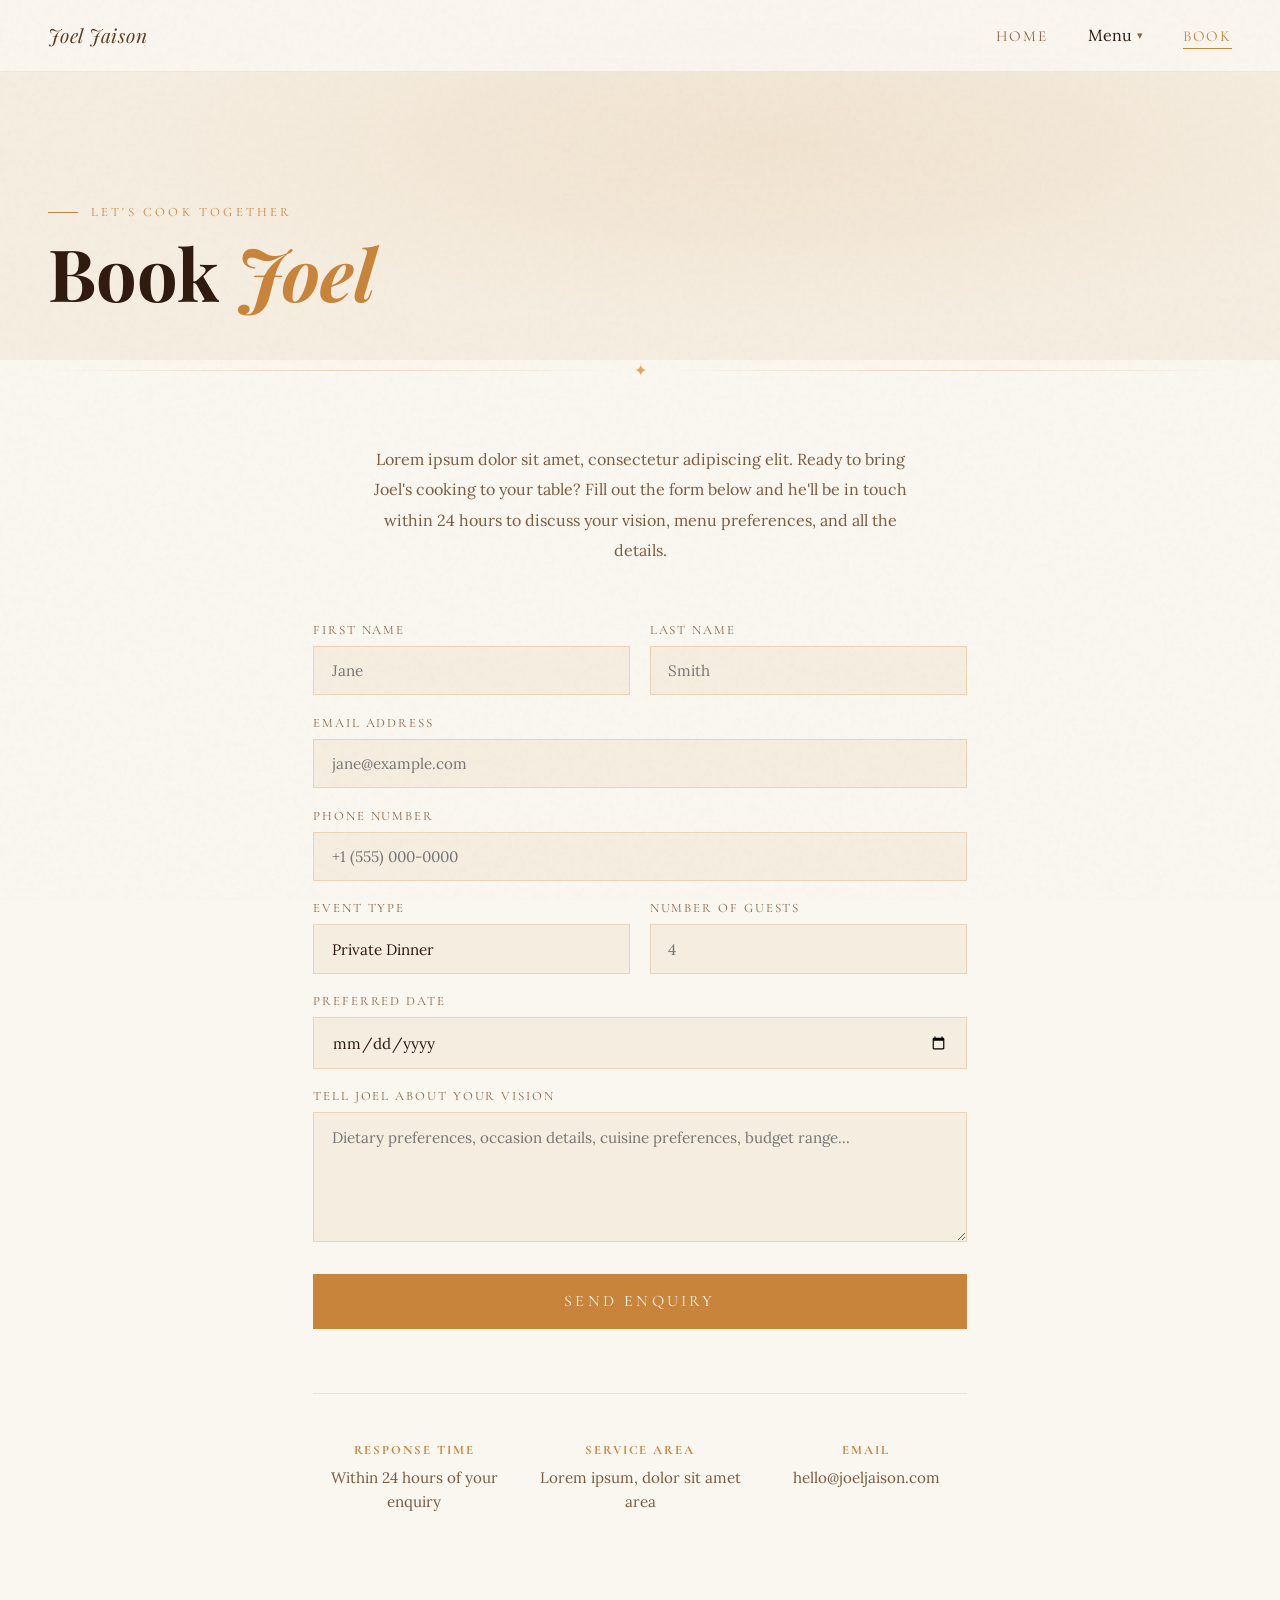
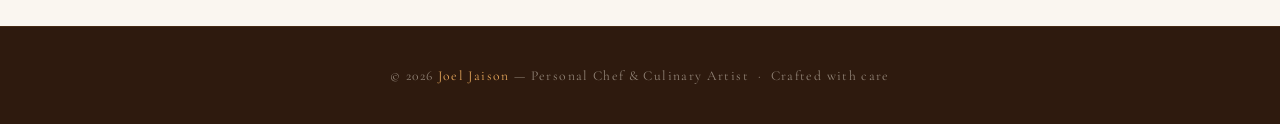
<file: joel-site/contact.html>
<!DOCTYPE html>
<html lang="en">
<head>
  <meta charset="UTF-8"/>
  <meta name="viewport" content="width=device-width, initial-scale=1.0"/>
  <title>Book Joel — Joel Jaison</title>
  <link rel="stylesheet" href="styles.css"/>
  <style>
    .contact-wrap {
      padding: 4rem 3rem 7rem;
      max-width: 750px;
      margin: 0 auto;
    }

    .contact-intro {
      text-align: center;
      margin-bottom: 3.5rem;
    }

    .contact-intro p {
      font-size: 1rem;
      line-height: 1.9;
      color: var(--text-muted);
      max-width: 560px;
      margin: 0 auto;
    }

    .contact-form {
      display: grid;
      gap: 1.2rem;
    }

    .form-row { display: grid; grid-template-columns: 1fr 1fr; gap: 1.2rem; }

    .form-group label {
      display: block;
      font-family: 'Cormorant Garamond', serif;
      font-size: 0.8rem;
      letter-spacing: 0.15em;
      text-transform: uppercase;
      color: var(--brown-light);
      margin-bottom: 0.5rem;
    }

    .form-group input,
    .form-group textarea,
    .form-group select {
      width: 100%;
      padding: 0.9rem 1.1rem;
      background: var(--cream);
      border: 1px solid rgba(200,132,58,0.25);
      color: var(--text);
      font-family: 'Lora', serif;
      font-size: 0.95rem;
      outline: none;
      transition: border-color 0.3s;
      appearance: none;
    }

    .form-group input:focus,
    .form-group textarea:focus,
    .form-group select:focus { border-color: var(--amber); }

    .form-group textarea { height: 130px; resize: vertical; }

    .submit-btn {
      width: 100%;
      padding: 1.1rem;
      background: var(--amber);
      color: var(--warm-white);
      font-family: 'Cormorant Garamond', serif;
      font-size: 1rem;
      letter-spacing: 0.2em;
      text-transform: uppercase;
      border: none;
      cursor: pointer;
      transition: background 0.3s;
      margin-top: 0.5rem;
    }

    .submit-btn:hover { background: var(--rust); }

    .contact-details {
      display: grid;
      grid-template-columns: repeat(3, 1fr);
      gap: 1.5rem;
      margin-top: 4rem;
      padding-top: 3rem;
      border-top: 1px solid rgba(200,132,58,0.2);
      text-align: center;
    }

    .contact-detail-item h4 {
      font-family: 'Cormorant Garamond', serif;
      font-size: 0.8rem;
      letter-spacing: 0.15em;
      text-transform: uppercase;
      color: var(--amber);
      margin-bottom: 0.5rem;
    }

    .contact-detail-item p {
      font-size: 0.95rem;
      color: var(--text-muted);
      line-height: 1.6;
    }

    @media (max-width: 768px) {
      .form-row { grid-template-columns: 1fr; }
      .contact-details { grid-template-columns: 1fr; }
      .contact-wrap { padding: 3rem 1.5rem 5rem; }
    }
  </style>
</head>
<body>

  <nav>
    <a href="index.html" class="nav-logo">Joel Jaison</a>
    <ul class="nav-links">
      <li><a href="index.html">Home</a></li>
      <li class="nav-dropdown">
        <span class="nav-dropdown-toggle">Menu</span>
        <div class="dropdown-menu">
          <a href="starters.html">Starters</a>
          <a href="mains.html">Mains</a>
          <a href="desserts.html">Desserts</a>
        </div>
      </li>
      <li><a href="contact.html" class="active">Book</a></li>
    </ul>
  </nav>

  <section class="page-hero">
    <div class="page-hero-bg"></div>
    <div class="page-hero-content">
      <div class="page-eyebrow">Let's Cook Together</div>
      <h1>Book <em>Joel</em></h1>
    </div>
  </section>

  <div class="divider"><div class="divider-line"></div><span class="divider-icon">✦</span><div class="divider-line"></div></div>

  <div class="contact-wrap">
    <div class="contact-intro fade-in">
      <p>Lorem ipsum dolor sit amet, consectetur adipiscing elit. Ready to bring Joel's cooking to your table? Fill out the form below and he'll be in touch within 24 hours to discuss your vision, menu preferences, and all the details.</p>
    </div>

    <div class="contact-form fade-in">
      <div class="form-row">
        <div class="form-group">
          <label>First Name</label>
          <input type="text" placeholder="Jane"/>
        </div>
        <div class="form-group">
          <label>Last Name</label>
          <input type="text" placeholder="Smith"/>
        </div>
      </div>
      <div class="form-group">
        <label>Email Address</label>
        <input type="email" placeholder="jane@example.com"/>
      </div>
      <div class="form-group">
        <label>Phone Number</label>
        <input type="tel" placeholder="+1 (555) 000-0000"/>
      </div>
      <div class="form-row">
        <div class="form-group">
          <label>Event Type</label>
          <select>
            <option>Private Dinner</option>
            <option>Dinner Party</option>
            <option>Corporate Event</option>
            <option>Tasting Menu</option>
            <option>Special Occasion</option>
            <option>Other</option>
          </select>
        </div>
        <div class="form-group">
          <label>Number of Guests</label>
          <input type="number" placeholder="4"/>
        </div>
      </div>
      <div class="form-group">
        <label>Preferred Date</label>
        <input type="date"/>
      </div>
      <div class="form-group">
        <label>Tell Joel About Your Vision</label>
        <textarea placeholder="Dietary preferences, occasion details, cuisine preferences, budget range..."></textarea>
      </div>
      <button class="submit-btn">Send Enquiry</button>
    </div>

    <div class="contact-details fade-in">
      <div class="contact-detail-item">
        <h4>Response Time</h4>
        <p>Within 24 hours of your enquiry</p>
      </div>
      <div class="contact-detail-item">
        <h4>Service Area</h4>
        <p>Lorem ipsum, dolor sit amet area</p>
      </div>
      <div class="contact-detail-item">
        <h4>Email</h4>
        <p>hello@joeljaison.com</p>
      </div>
    </div>
  </div>

  <footer>
    <p>© 2026 <span>Joel Jaison</span> — Personal Chef &amp; Culinary Artist &nbsp;·&nbsp; Crafted with care</p>
  </footer>

  <script>
    const observer = new IntersectionObserver((entries) => {
      entries.forEach(entry => { if (entry.isIntersecting) entry.target.classList.add('visible'); });
    }, { threshold: 0.1 });
    document.querySelectorAll('.fade-in').forEach(el => observer.observe(el));
  </script>
</body>
</html>
</file>
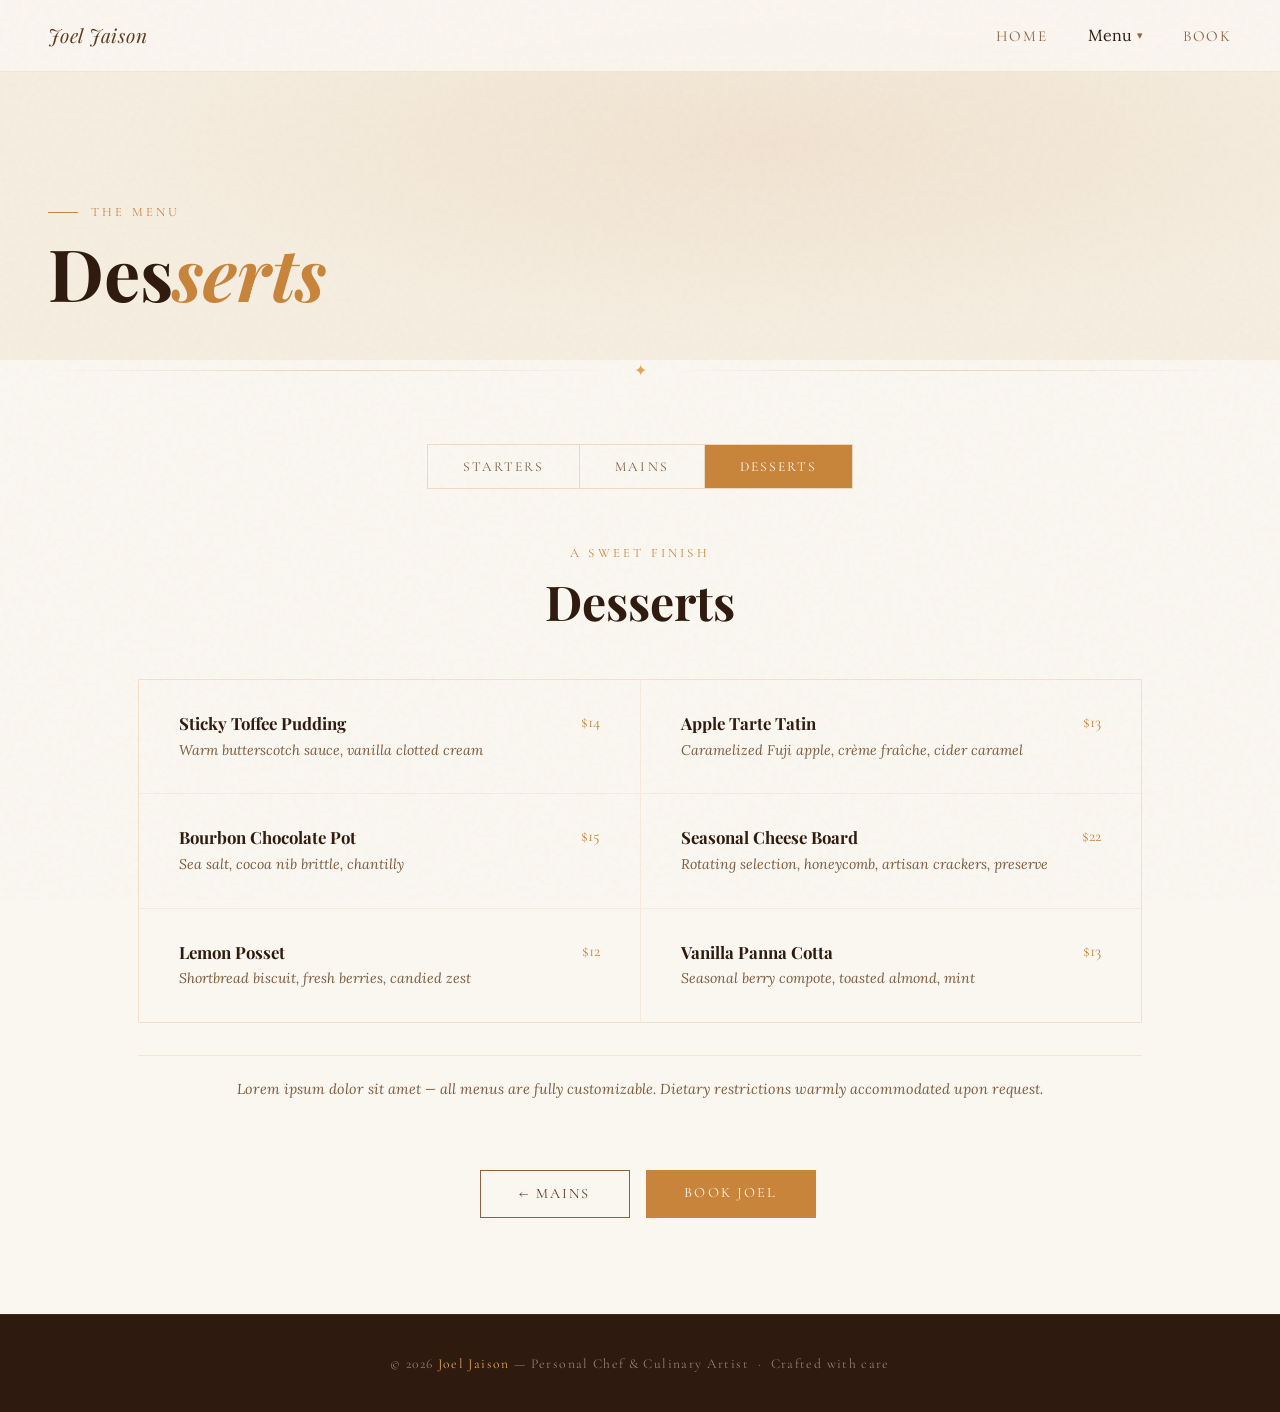
<file: joel-site/desserts.html>
<!DOCTYPE html>
<html lang="en">
<head>
  <meta charset="UTF-8"/>
  <meta name="viewport" content="width=device-width, initial-scale=1.0"/>
  <title>Desserts — Joel Jaison</title>
  <link rel="stylesheet" href="styles.css"/>
</head>
<body>

  <nav>
    <a href="index.html" class="nav-logo">Joel Jaison</a>
    <ul class="nav-links">
      <li><a href="index.html">Home</a></li>
      <li class="nav-dropdown">
        <span class="nav-dropdown-toggle active">Menu</span>
        <div class="dropdown-menu">
          <a href="starters.html">Starters</a>
          <a href="mains.html">Mains</a>
          <a href="desserts.html" class="active">Desserts</a>
        </div>
      </li>
      <li><a href="contact.html">Book</a></li>
    </ul>
  </nav>

  <section class="page-hero">
    <div class="page-hero-bg"></div>
    <div class="page-hero-content">
      <div class="page-eyebrow">The Menu</div>
      <h1>Des<em>serts</em></h1>
    </div>
  </section>

  <div class="divider"><div class="divider-line"></div><span class="divider-icon">✦</span><div class="divider-line"></div></div>

  <div class="menu-section">
    <div class="menu-nav-strip">
      <a href="starters.html">Starters</a>
      <a href="mains.html">Mains</a>
      <a href="desserts.html" class="active">Desserts</a>
    </div>

    <div class="section-header fade-in">
      <span class="section-eyebrow">A Sweet Finish</span>
      <h2>Desserts</h2>
    </div>

    <div class="menu-grid fade-in">
      <div class="menu-item">
        <div class="menu-item-info">
          <h4>Sticky Toffee Pudding</h4>
          <p>Warm butterscotch sauce, vanilla clotted cream</p>
        </div>
        <div class="menu-price">$14</div>
      </div>
      <div class="menu-item">
        <div class="menu-item-info">
          <h4>Apple Tarte Tatin</h4>
          <p>Caramelized Fuji apple, crème fraîche, cider caramel</p>
        </div>
        <div class="menu-price">$13</div>
      </div>
      <div class="menu-item">
        <div class="menu-item-info">
          <h4>Bourbon Chocolate Pot</h4>
          <p>Sea salt, cocoa nib brittle, chantilly</p>
        </div>
        <div class="menu-price">$15</div>
      </div>
      <div class="menu-item">
        <div class="menu-item-info">
          <h4>Seasonal Cheese Board</h4>
          <p>Rotating selection, honeycomb, artisan crackers, preserve</p>
        </div>
        <div class="menu-price">$22</div>
      </div>
      <div class="menu-item">
        <div class="menu-item-info">
          <h4>Lemon Posset</h4>
          <p>Shortbread biscuit, fresh berries, candied zest</p>
        </div>
        <div class="menu-price">$12</div>
      </div>
      <div class="menu-item">
        <div class="menu-item-info">
          <h4>Vanilla Panna Cotta</h4>
          <p>Seasonal berry compote, toasted almond, mint</p>
        </div>
        <div class="menu-price">$13</div>
      </div>
    </div>

    <p class="menu-note">Lorem ipsum dolor sit amet — all menus are fully customizable. Dietary restrictions warmly accommodated upon request.</p>

    <div style="text-align:center; margin-top: 3rem; display:flex; gap:1rem; justify-content:center;">
      <a href="mains.html" class="btn-outline">← Mains</a>
      <a href="contact.html" class="btn-primary">Book Joel</a>
    </div>
  </div>

  <footer>
    <p>© 2026 <span>Joel Jaison</span> — Personal Chef &amp; Culinary Artist &nbsp;·&nbsp; Crafted with care</p>
  </footer>

  <script>
    const observer = new IntersectionObserver((entries) => {
      entries.forEach(entry => { if (entry.isIntersecting) entry.target.classList.add('visible'); });
    }, { threshold: 0.1 });
    document.querySelectorAll('.fade-in').forEach(el => observer.observe(el));
  </script>
</body>
</html>
</file>
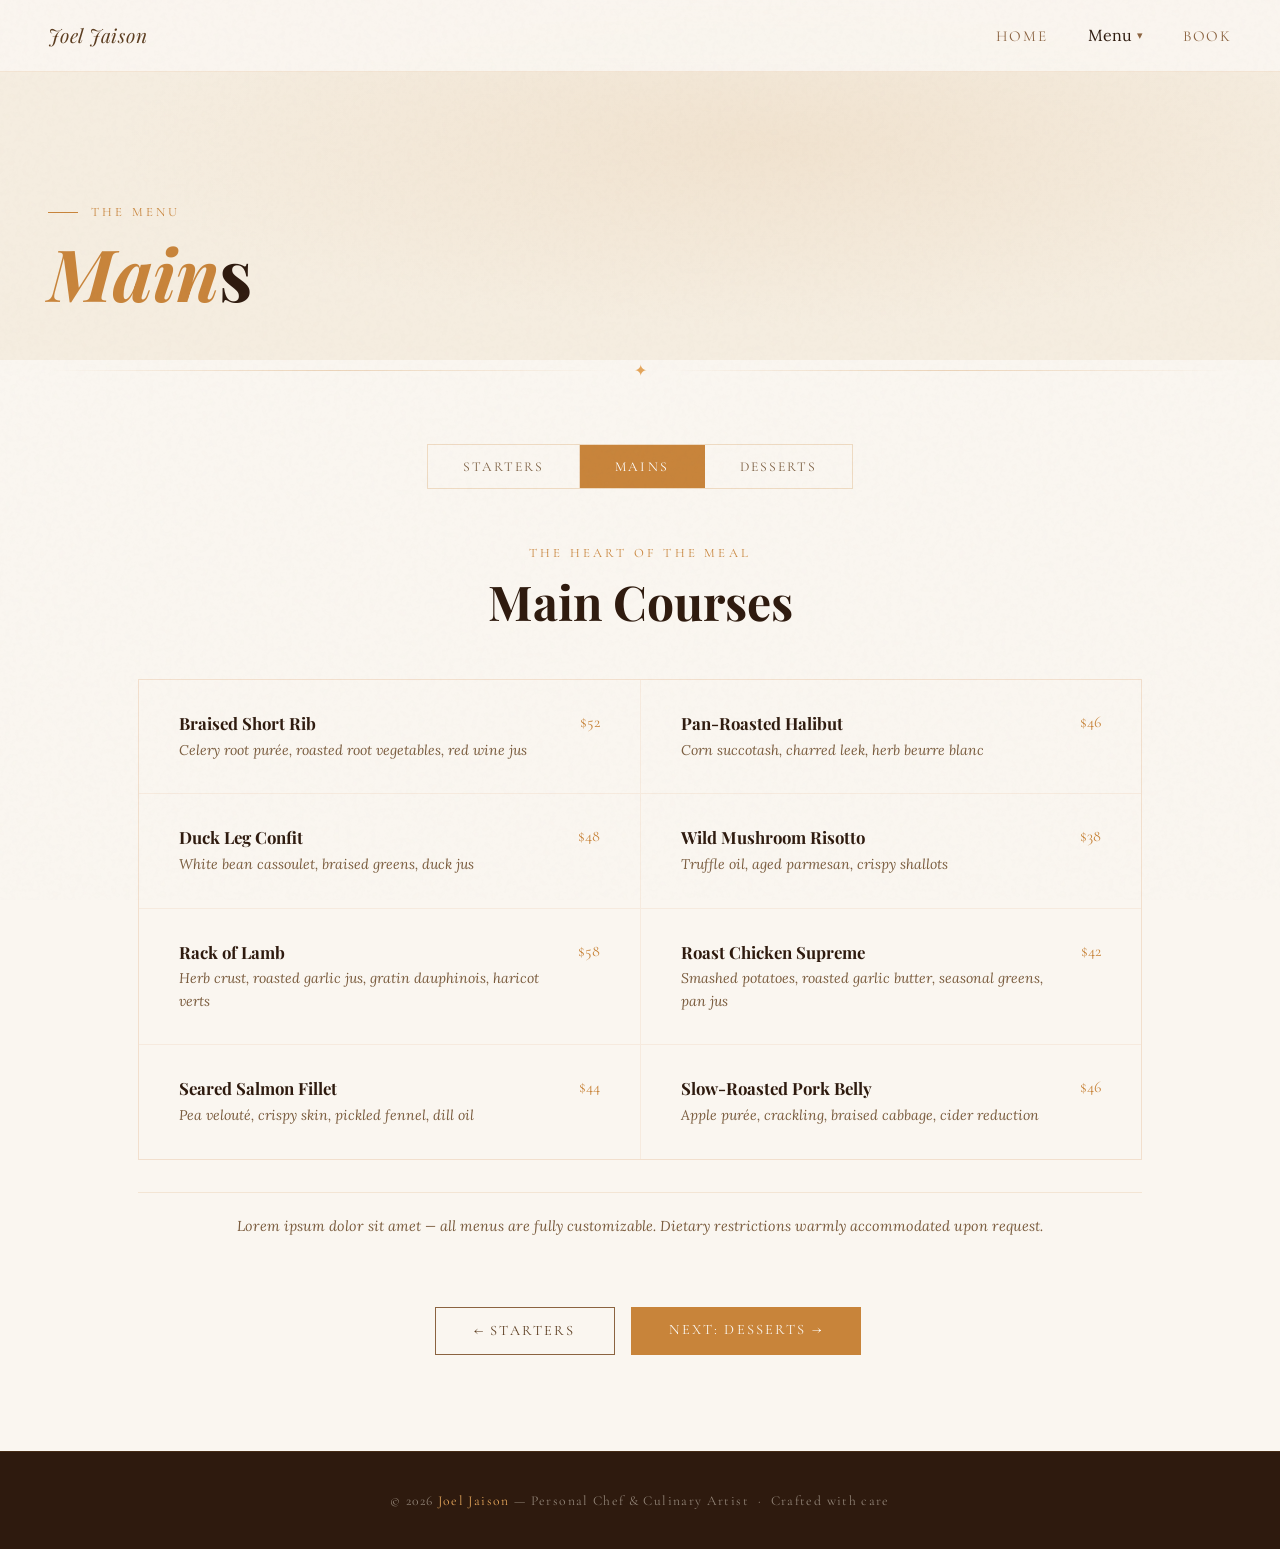
<file: joel-site/mains.html>
<!DOCTYPE html>
<html lang="en">
<head>
  <meta charset="UTF-8"/>
  <meta name="viewport" content="width=device-width, initial-scale=1.0"/>
  <title>Mains — Joel Jaison</title>
  <link rel="stylesheet" href="styles.css"/>
</head>
<body>

  <nav>
    <a href="index.html" class="nav-logo">Joel Jaison</a>
    <ul class="nav-links">
      <li><a href="index.html">Home</a></li>
      <li class="nav-dropdown">
        <span class="nav-dropdown-toggle active">Menu</span>
        <div class="dropdown-menu">
          <a href="starters.html">Starters</a>
          <a href="mains.html" class="active">Mains</a>
          <a href="desserts.html">Desserts</a>
        </div>
      </li>
      <li><a href="contact.html">Book</a></li>
    </ul>
  </nav>

  <section class="page-hero">
    <div class="page-hero-bg"></div>
    <div class="page-hero-content">
      <div class="page-eyebrow">The Menu</div>
      <h1><em>Main</em>s</h1>
    </div>
  </section>

  <div class="divider"><div class="divider-line"></div><span class="divider-icon">✦</span><div class="divider-line"></div></div>

  <div class="menu-section">
    <div class="menu-nav-strip">
      <a href="starters.html">Starters</a>
      <a href="mains.html" class="active">Mains</a>
      <a href="desserts.html">Desserts</a>
    </div>

    <div class="section-header fade-in">
      <span class="section-eyebrow">The Heart of the Meal</span>
      <h2>Main Courses</h2>
    </div>

    <div class="menu-grid fade-in">
      <div class="menu-item">
        <div class="menu-item-info">
          <h4>Braised Short Rib</h4>
          <p>Celery root purée, roasted root vegetables, red wine jus</p>
        </div>
        <div class="menu-price">$52</div>
      </div>
      <div class="menu-item">
        <div class="menu-item-info">
          <h4>Pan-Roasted Halibut</h4>
          <p>Corn succotash, charred leek, herb beurre blanc</p>
        </div>
        <div class="menu-price">$46</div>
      </div>
      <div class="menu-item">
        <div class="menu-item-info">
          <h4>Duck Leg Confit</h4>
          <p>White bean cassoulet, braised greens, duck jus</p>
        </div>
        <div class="menu-price">$48</div>
      </div>
      <div class="menu-item">
        <div class="menu-item-info">
          <h4>Wild Mushroom Risotto</h4>
          <p>Truffle oil, aged parmesan, crispy shallots</p>
        </div>
        <div class="menu-price">$38</div>
      </div>
      <div class="menu-item">
        <div class="menu-item-info">
          <h4>Rack of Lamb</h4>
          <p>Herb crust, roasted garlic jus, gratin dauphinois, haricot verts</p>
        </div>
        <div class="menu-price">$58</div>
      </div>
      <div class="menu-item">
        <div class="menu-item-info">
          <h4>Roast Chicken Supreme</h4>
          <p>Smashed potatoes, roasted garlic butter, seasonal greens, pan jus</p>
        </div>
        <div class="menu-price">$42</div>
      </div>
      <div class="menu-item">
        <div class="menu-item-info">
          <h4>Seared Salmon Fillet</h4>
          <p>Pea velouté, crispy skin, pickled fennel, dill oil</p>
        </div>
        <div class="menu-price">$44</div>
      </div>
      <div class="menu-item">
        <div class="menu-item-info">
          <h4>Slow-Roasted Pork Belly</h4>
          <p>Apple purée, crackling, braised cabbage, cider reduction</p>
        </div>
        <div class="menu-price">$46</div>
      </div>
    </div>

    <p class="menu-note">Lorem ipsum dolor sit amet — all menus are fully customizable. Dietary restrictions warmly accommodated upon request.</p>

    <div style="text-align:center; margin-top: 3rem; display:flex; gap:1rem; justify-content:center;">
      <a href="starters.html" class="btn-outline">← Starters</a>
      <a href="desserts.html" class="btn-primary">Next: Desserts →</a>
    </div>
  </div>

  <footer>
    <p>© 2026 <span>Joel Jaison</span> — Personal Chef &amp; Culinary Artist &nbsp;·&nbsp; Crafted with care</p>
  </footer>

  <script>
    const observer = new IntersectionObserver((entries) => {
      entries.forEach(entry => { if (entry.isIntersecting) entry.target.classList.add('visible'); });
    }, { threshold: 0.1 });
    document.querySelectorAll('.fade-in').forEach(el => observer.observe(el));
  </script>
</body>
</html>
</file>
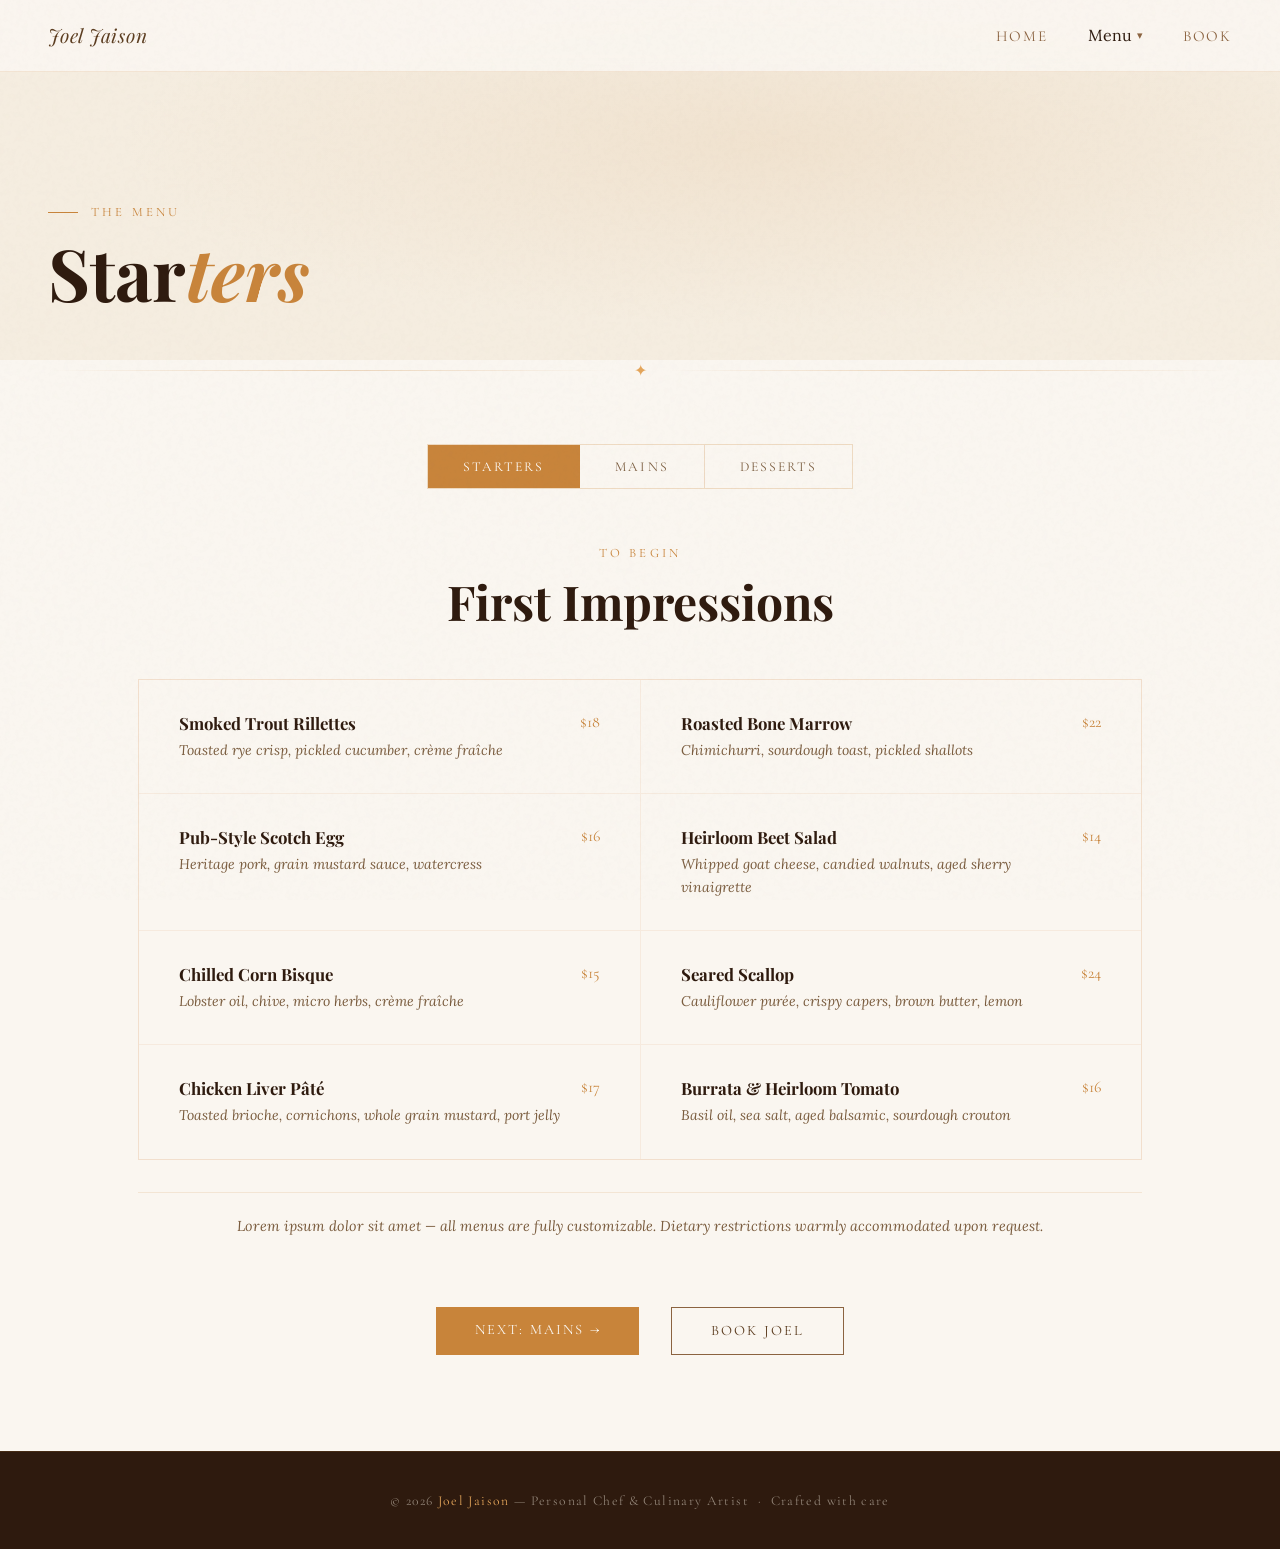
<file: joel-site/starters.html>
<!DOCTYPE html>
<html lang="en">
<head>
  <meta charset="UTF-8"/>
  <meta name="viewport" content="width=device-width, initial-scale=1.0"/>
  <title>Starters — Joel Jaison</title>
  <link rel="stylesheet" href="styles.css"/>
</head>
<body>

  <nav>
    <a href="index.html" class="nav-logo">Joel Jaison</a>
    <ul class="nav-links">
      <li><a href="index.html">Home</a></li>
      <li class="nav-dropdown">
        <span class="nav-dropdown-toggle active">Menu</span>
        <div class="dropdown-menu">
          <a href="starters.html" class="active">Starters</a>
          <a href="mains.html">Mains</a>
          <a href="desserts.html">Desserts</a>
        </div>
      </li>
      <li><a href="contact.html">Book</a></li>
    </ul>
  </nav>

  <section class="page-hero">
    <div class="page-hero-bg"></div>
    <div class="page-hero-content">
      <div class="page-eyebrow">The Menu</div>
      <h1>Star<em>ters</em></h1>
    </div>
  </section>

  <div class="divider"><div class="divider-line"></div><span class="divider-icon">✦</span><div class="divider-line"></div></div>

  <div class="menu-section">
    <div class="menu-nav-strip">
      <a href="starters.html" class="active">Starters</a>
      <a href="mains.html">Mains</a>
      <a href="desserts.html">Desserts</a>
    </div>

    <div class="section-header fade-in">
      <span class="section-eyebrow">To Begin</span>
      <h2>First Impressions</h2>
    </div>

    <div class="menu-grid fade-in">
      <div class="menu-item">
        <div class="menu-item-info">
          <h4>Smoked Trout Rillettes</h4>
          <p>Toasted rye crisp, pickled cucumber, crème fraîche</p>
        </div>
        <div class="menu-price">$18</div>
      </div>
      <div class="menu-item">
        <div class="menu-item-info">
          <h4>Roasted Bone Marrow</h4>
          <p>Chimichurri, sourdough toast, pickled shallots</p>
        </div>
        <div class="menu-price">$22</div>
      </div>
      <div class="menu-item">
        <div class="menu-item-info">
          <h4>Pub-Style Scotch Egg</h4>
          <p>Heritage pork, grain mustard sauce, watercress</p>
        </div>
        <div class="menu-price">$16</div>
      </div>
      <div class="menu-item">
        <div class="menu-item-info">
          <h4>Heirloom Beet Salad</h4>
          <p>Whipped goat cheese, candied walnuts, aged sherry vinaigrette</p>
        </div>
        <div class="menu-price">$14</div>
      </div>
      <div class="menu-item">
        <div class="menu-item-info">
          <h4>Chilled Corn Bisque</h4>
          <p>Lobster oil, chive, micro herbs, crème fraîche</p>
        </div>
        <div class="menu-price">$15</div>
      </div>
      <div class="menu-item">
        <div class="menu-item-info">
          <h4>Seared Scallop</h4>
          <p>Cauliflower purée, crispy capers, brown butter, lemon</p>
        </div>
        <div class="menu-price">$24</div>
      </div>
      <div class="menu-item">
        <div class="menu-item-info">
          <h4>Chicken Liver Pâté</h4>
          <p>Toasted brioche, cornichons, whole grain mustard, port jelly</p>
        </div>
        <div class="menu-price">$17</div>
      </div>
      <div class="menu-item">
        <div class="menu-item-info">
          <h4>Burrata &amp; Heirloom Tomato</h4>
          <p>Basil oil, sea salt, aged balsamic, sourdough crouton</p>
        </div>
        <div class="menu-price">$16</div>
      </div>
    </div>

    <p class="menu-note">Lorem ipsum dolor sit amet — all menus are fully customizable. Dietary restrictions warmly accommodated upon request.</p>

    <div style="text-align:center; margin-top: 3rem; display:flex; gap:1rem; justify-content:center;">
      <a href="mains.html" class="btn-primary">Next: Mains →</a>
      <a href="contact.html" class="btn-outline">Book Joel</a>
    </div>
  </div>

  <footer>
    <p>© 2026 <span>Joel Jaison</span> — Personal Chef &amp; Culinary Artist &nbsp;·&nbsp; Crafted with care</p>
  </footer>

  <script>
    const observer = new IntersectionObserver((entries) => {
      entries.forEach(entry => { if (entry.isIntersecting) entry.target.classList.add('visible'); });
    }, { threshold: 0.1 });
    document.querySelectorAll('.fade-in').forEach(el => observer.observe(el));
  </script>
</body>
</html>
</file>
<file: joel-site/styles.css>
@import url('https://fonts.googleapis.com/css2?family=Playfair+Display:ital,wght@0,400;0,600;0,700;1,400;1,600&family=Lora:ital,wght@0,400;0,500;1,400&family=Cormorant+Garamond:ital,wght@0,300;0,400;1,300;1,400&display=swap');

:root {
  --cream: #f5ede0;
  --warm-white: #faf6f0;
  --amber: #c8843a;
  --amber-light: #e4a55a;
  --brown-dark: #2e1a0e;
  --brown-mid: #5c3d20;
  --brown-light: #8b6340;
  --sage: #7a8c6e;
  --rust: #a84c2f;
  --text: #2e1a0e;
  --text-muted: #7a5c3e;
}

*, *::before, *::after { box-sizing: border-box; margin: 0; padding: 0; }
html { scroll-behavior: smooth; }

body {
  background-color: var(--warm-white);
  color: var(--text);
  font-family: 'Lora', Georgia, serif;
  overflow-x: hidden;
}

body::before {
  content: '';
  position: fixed;
  inset: 0;
  background-image: url("data:image/svg+xml,%3Csvg viewBox='0 0 200 200' xmlns='http://www.w3.org/2000/svg'%3E%3Cfilter id='n'%3E%3CfeTurbulence type='fractalNoise' baseFrequency='0.75' numOctaves='4' stitchTiles='stitch'/%3E%3C/filter%3E%3Crect width='100%25' height='100%25' filter='url(%23n)' opacity='0.04'/%3E%3C/svg%3E");
  pointer-events: none;
  z-index: 1000;
  opacity: 0.5;
}

/* NAV */
nav {
  position: fixed;
  top: 0; left: 0; right: 0;
  z-index: 100;
  display: flex;
  justify-content: space-between;
  align-items: center;
  padding: 1.4rem 3rem;
  background: rgba(250, 246, 240, 0.92);
  backdrop-filter: blur(10px);
  border-bottom: 1px solid rgba(200, 132, 58, 0.15);
}

.nav-logo {
  font-family: 'Playfair Display', serif;
  font-size: 1.2rem;
  font-style: italic;
  color: var(--brown-mid);
  letter-spacing: 0.04em;
  text-decoration: none;
}

.nav-links {
  display: flex;
  gap: 2.5rem;
  list-style: none;
  align-items: center;
}

.nav-links a {
  font-family: 'Cormorant Garamond', serif;
  font-size: 0.95rem;
  letter-spacing: 0.12em;
  text-transform: uppercase;
  color: var(--brown-light);
  text-decoration: none;
  transition: color 0.3s;
  position: relative;
}

.nav-links a:hover,
.nav-links a.active { color: var(--amber); }

.nav-links a.active::after {
  content: '';
  position: absolute;
  bottom: -4px; left: 0; right: 0;
  height: 1px;
  background: var(--amber);
}

/* MENU DROPDOWN */
.nav-dropdown {
  position: relative;
}

.nav-dropdown-toggle {
  display: flex;
  align-items: center;
  gap: 0.3rem;
  cursor: pointer;
}

.nav-dropdown-toggle::after {
  content: '▾';
  font-size: 0.7rem;
  color: var(--brown-light);
  transition: transform 0.3s;
}

.nav-dropdown:hover .nav-dropdown-toggle::after {
  transform: rotate(180deg);
}

.dropdown-menu {
  position: absolute;
  top: calc(100% + 12px);
  left: 50%;
  transform: translateX(-50%);
  background: var(--warm-white);
  border: 1px solid rgba(200,132,58,0.2);
  min-width: 160px;
  opacity: 0;
  pointer-events: none;
  transition: opacity 0.2s, transform 0.2s;
  transform: translateX(-50%) translateY(-6px);
}

.nav-dropdown:hover .dropdown-menu {
  opacity: 1;
  pointer-events: all;
  transform: translateX(-50%) translateY(0);
}

.dropdown-menu a {
  display: block;
  padding: 0.75rem 1.2rem;
  font-family: 'Cormorant Garamond', serif;
  font-size: 0.85rem;
  letter-spacing: 0.1em;
  text-transform: uppercase;
  color: var(--brown-light);
  text-decoration: none;
  border-bottom: 1px solid rgba(200,132,58,0.1);
  transition: background 0.2s, color 0.2s;
}

.dropdown-menu a:last-child { border-bottom: none; }
.dropdown-menu a:hover { background: var(--cream); color: var(--amber); }

/* PAGE HERO (smaller for inner pages) */
.page-hero {
  min-height: 40vh;
  display: flex;
  align-items: flex-end;
  padding: 8rem 3rem 3rem;
  background: var(--cream);
  position: relative;
  overflow: hidden;
}

.page-hero-bg {
  position: absolute;
  inset: 0;
  background: radial-gradient(ellipse at 60% 40%, rgba(200,132,58,0.1) 0%, transparent 60%);
}

.page-hero-content {
  position: relative;
  z-index: 2;
  animation: fadeUp 0.8s ease both;
}

.page-eyebrow {
  font-family: 'Cormorant Garamond', serif;
  font-size: 0.8rem;
  letter-spacing: 0.25em;
  text-transform: uppercase;
  color: var(--amber);
  display: flex;
  align-items: center;
  gap: 0.8rem;
  margin-bottom: 0.8rem;
}

.page-eyebrow::before {
  content: '';
  display: block;
  width: 30px;
  height: 1px;
  background: var(--amber);
}

.page-hero h1 {
  font-family: 'Playfair Display', serif;
  font-size: clamp(2.5rem, 6vw, 4.5rem);
  color: var(--brown-dark);
  line-height: 1.1;
}

.page-hero h1 em {
  font-style: italic;
  color: var(--amber);
}

/* DIVIDER */
.divider {
  display: flex;
  align-items: center;
  gap: 1.2rem;
  padding: 0 3rem;
}

.divider-line {
  flex: 1;
  height: 1px;
  background: linear-gradient(to right, transparent, rgba(200,132,58,0.3), transparent);
}

.divider-icon { font-size: 1rem; color: var(--amber-light); }

/* BUTTONS */
.btn-primary {
  display: inline-block;
  padding: 0.9rem 2.4rem;
  background: var(--amber);
  color: var(--warm-white);
  font-family: 'Cormorant Garamond', serif;
  font-size: 0.9rem;
  letter-spacing: 0.15em;
  text-transform: uppercase;
  text-decoration: none;
  border: none;
  cursor: pointer;
  transition: background 0.3s, transform 0.2s;
}

.btn-primary:hover { background: var(--rust); transform: translateY(-2px); }

.btn-outline {
  display: inline-block;
  padding: 0.9rem 2.4rem;
  border: 1px solid var(--brown-light);
  color: var(--brown-mid);
  font-family: 'Cormorant Garamond', serif;
  font-size: 0.9rem;
  letter-spacing: 0.15em;
  text-transform: uppercase;
  text-decoration: none;
  margin-left: 1rem;
  transition: border-color 0.3s, color 0.3s;
}

.btn-outline:hover { border-color: var(--amber); color: var(--amber); }

/* SECTION HEADER */
.section-header { text-align: center; margin-bottom: 3rem; }

.section-eyebrow {
  font-family: 'Cormorant Garamond', serif;
  font-size: 0.8rem;
  letter-spacing: 0.25em;
  text-transform: uppercase;
  color: var(--amber);
  display: block;
  margin-bottom: 0.8rem;
}

.section-header h2 {
  font-family: 'Playfair Display', serif;
  font-size: clamp(2rem, 4vw, 3rem);
  color: var(--brown-dark);
  line-height: 1.2;
}

/* MENU ITEMS */
.menu-section {
  padding: 4rem 3rem 6rem;
  max-width: 1100px;
  margin: 0 auto;
}

.menu-nav-strip {
  display: flex;
  justify-content: center;
  gap: 0;
  margin-bottom: 3.5rem;
  border: 1px solid rgba(200,132,58,0.25);
  width: fit-content;
  margin-left: auto;
  margin-right: auto;
}

.menu-nav-strip a {
  display: block;
  padding: 0.8rem 2.2rem;
  font-family: 'Cormorant Garamond', serif;
  font-size: 0.85rem;
  letter-spacing: 0.15em;
  text-transform: uppercase;
  color: var(--text-muted);
  text-decoration: none;
  border-right: 1px solid rgba(200,132,58,0.25);
  transition: background 0.3s, color 0.3s;
}

.menu-nav-strip a:last-child { border-right: none; }
.menu-nav-strip a:hover,
.menu-nav-strip a.active { background: var(--amber); color: white; }

.menu-grid {
  display: grid;
  grid-template-columns: 1fr 1fr;
  gap: 1px;
  background: rgba(200,132,58,0.1);
  border: 1px solid rgba(200,132,58,0.1);
  margin-bottom: 2rem;
}

.menu-item {
  background: var(--warm-white);
  padding: 2rem 2.5rem;
  display: flex;
  justify-content: space-between;
  align-items: flex-start;
  gap: 1rem;
  transition: background 0.2s;
}

.menu-item:hover { background: var(--cream); }

.menu-item-info h4 {
  font-family: 'Playfair Display', serif;
  font-size: 1.05rem;
  color: var(--brown-dark);
  margin-bottom: 0.3rem;
}

.menu-item-info p {
  font-size: 0.88rem;
  color: var(--text-muted);
  line-height: 1.6;
  font-style: italic;
}

.menu-price {
  font-family: 'Cormorant Garamond', serif;
  font-size: 1rem;
  color: var(--amber);
  white-space: nowrap;
}

.menu-note {
  text-align: center;
  font-style: italic;
  color: var(--text-muted);
  font-size: 0.9rem;
  padding: 1.5rem;
  border-top: 1px solid rgba(200,132,58,0.15);
}

/* FOOTER */
footer {
  background: var(--brown-dark);
  color: rgba(245,237,224,0.5);
  text-align: center;
  padding: 2.5rem 3rem;
  font-family: 'Cormorant Garamond', serif;
  font-size: 0.85rem;
  letter-spacing: 0.1em;
  border-top: 1px solid rgba(200,132,58,0.15);
}

footer span { color: var(--amber-light); }

/* ANIMATIONS */
@keyframes fadeUp {
  from { opacity: 0; transform: translateY(20px); }
  to { opacity: 1; transform: translateY(0); }
}

.fade-in {
  opacity: 0;
  transform: translateY(20px);
  transition: opacity 0.7s ease, transform 0.7s ease;
}

.fade-in.visible { opacity: 1; transform: translateY(0); }

/* RESPONSIVE */
@media (max-width: 768px) {
  nav { padding: 1.2rem 1.5rem; }
  .nav-links { gap: 1.2rem; }
  .page-hero { padding: 7rem 1.5rem 2.5rem; }
  .menu-section { padding: 3rem 1.5rem 5rem; }
  .menu-grid { grid-template-columns: 1fr; }
  .divider { padding: 0 1.5rem; }
}
</file>
